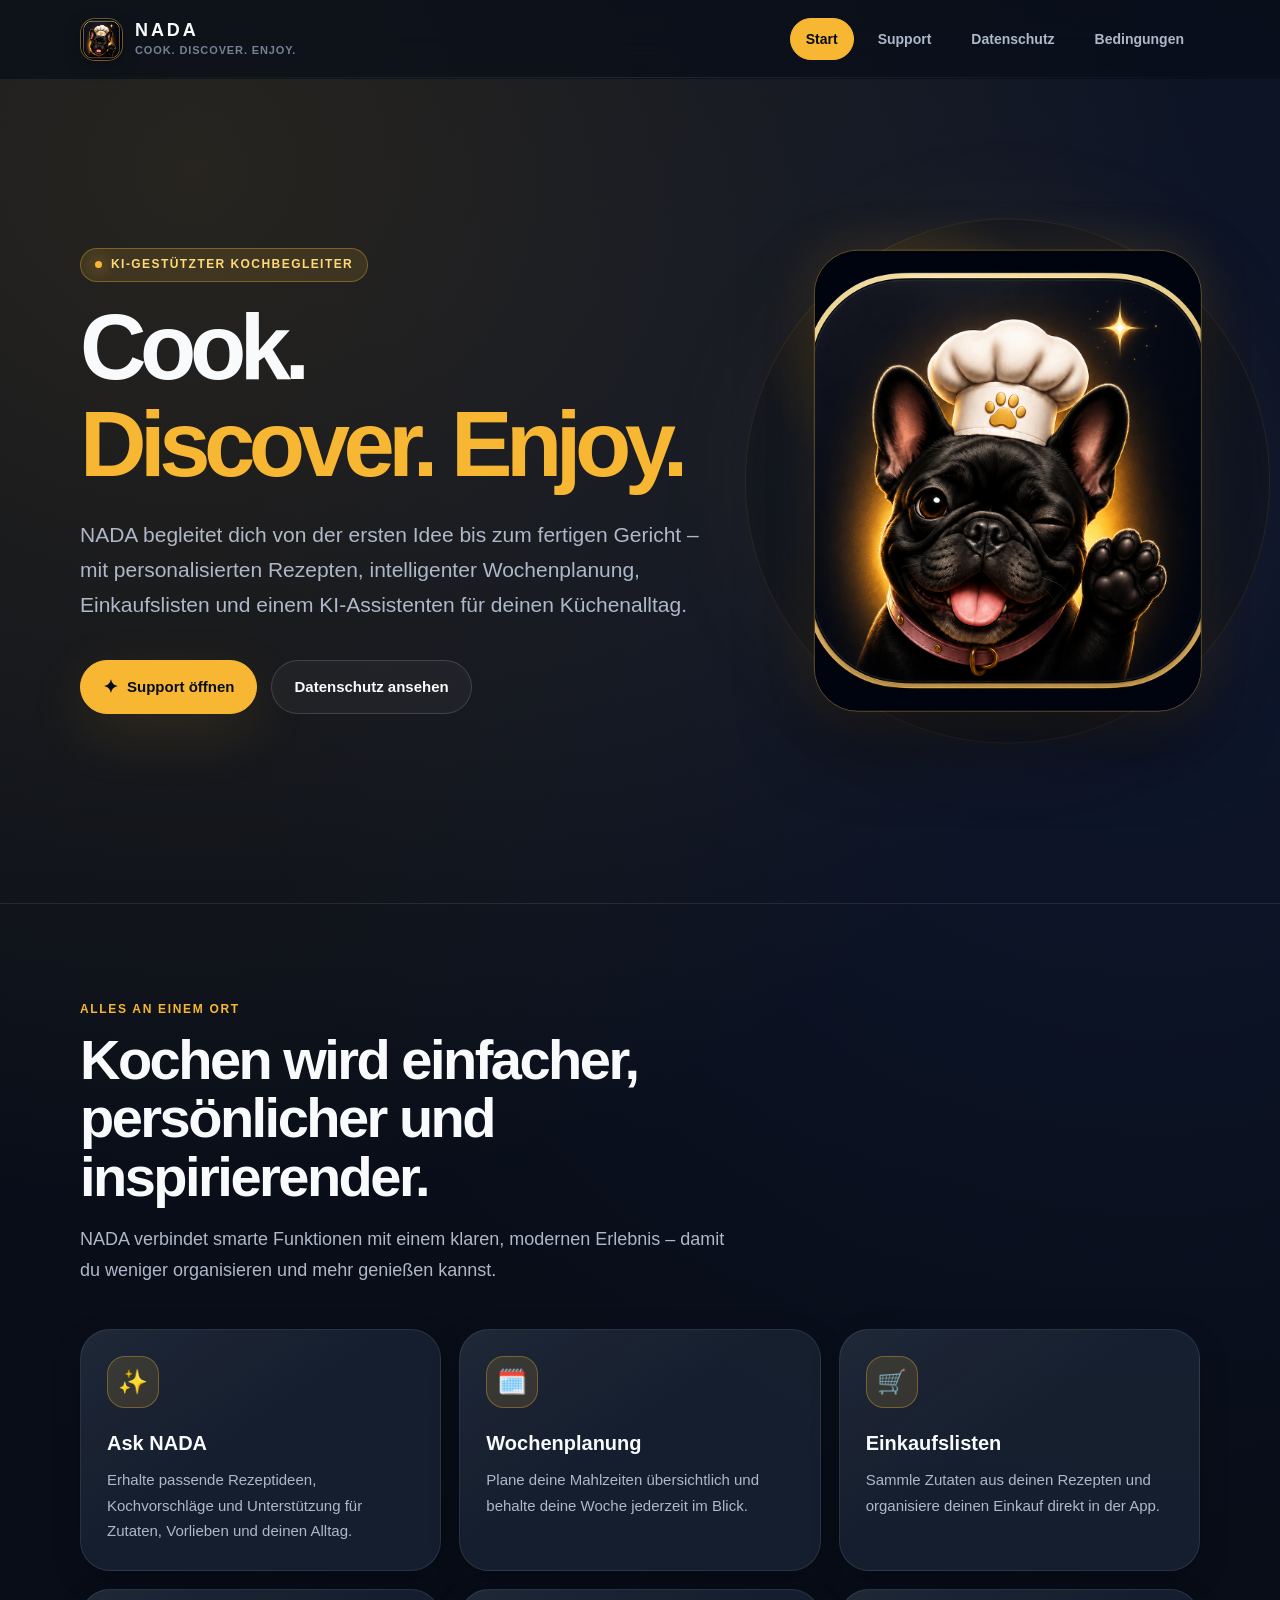
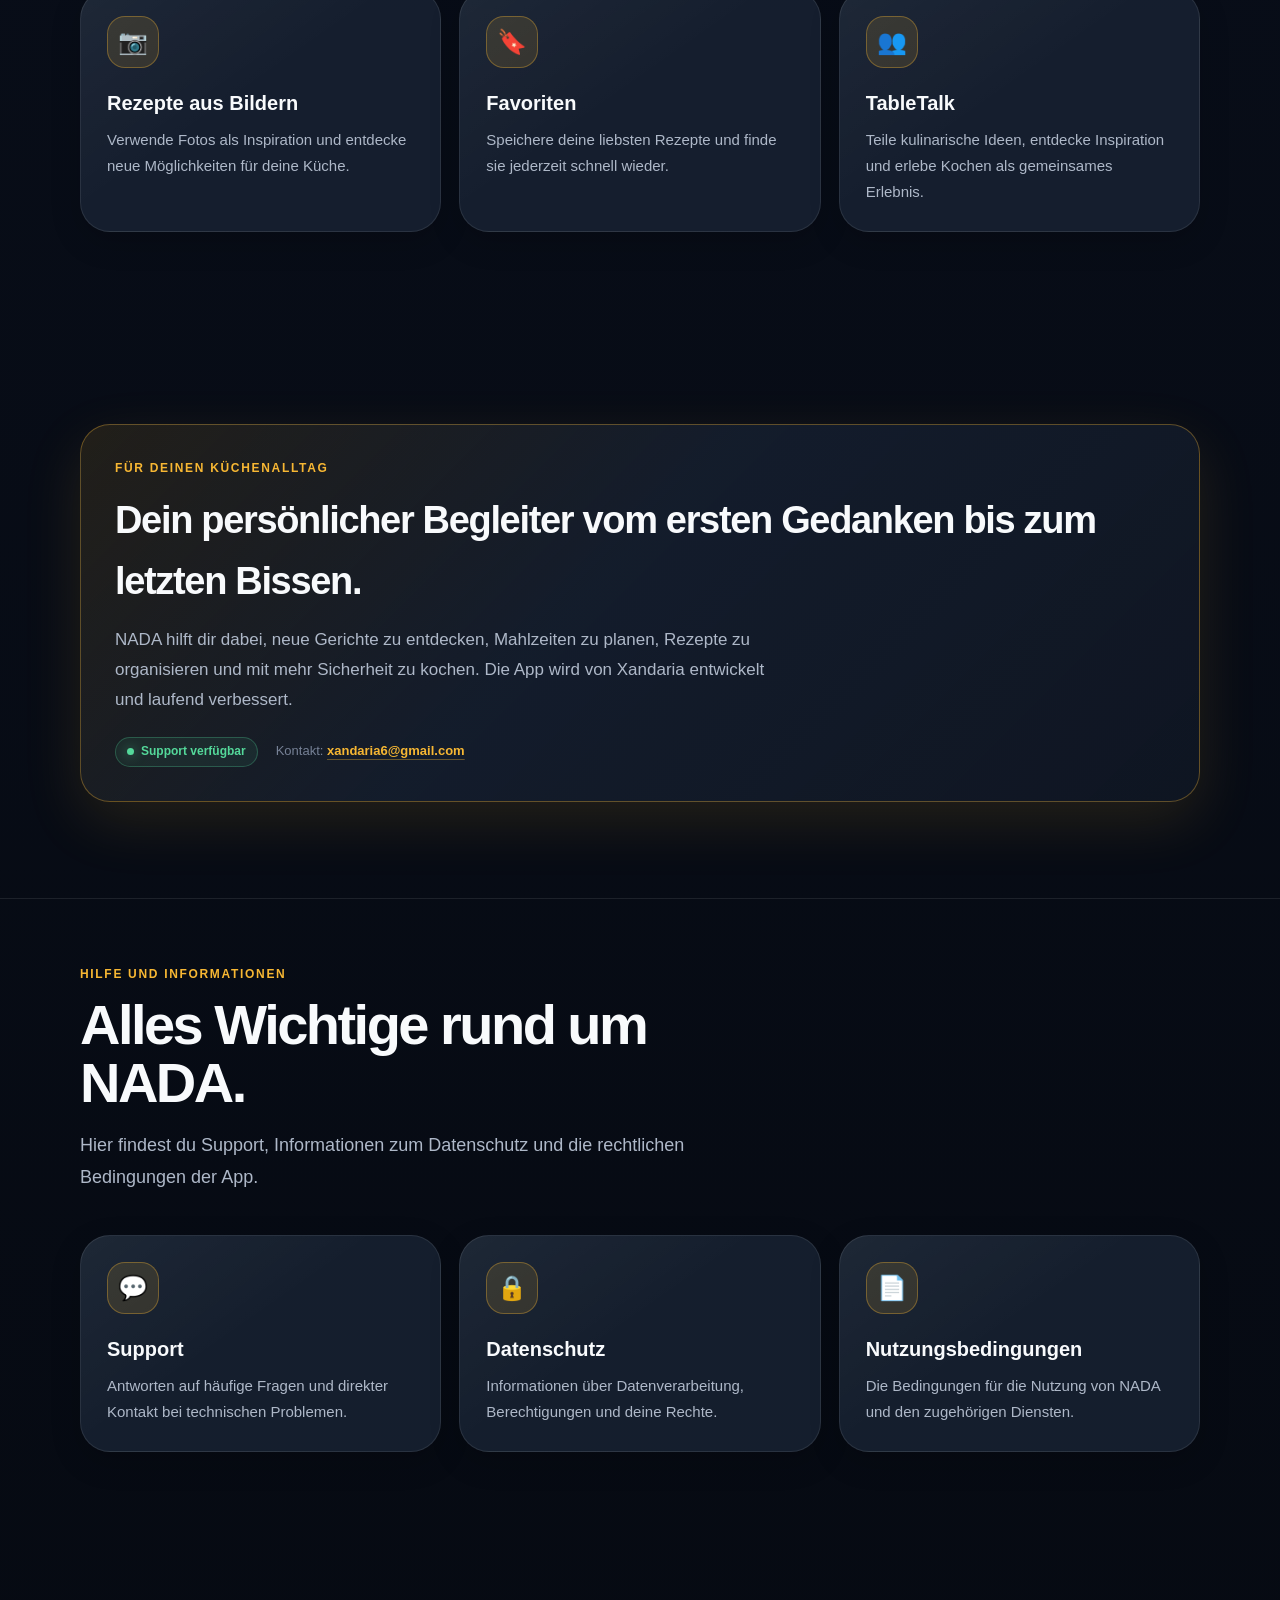
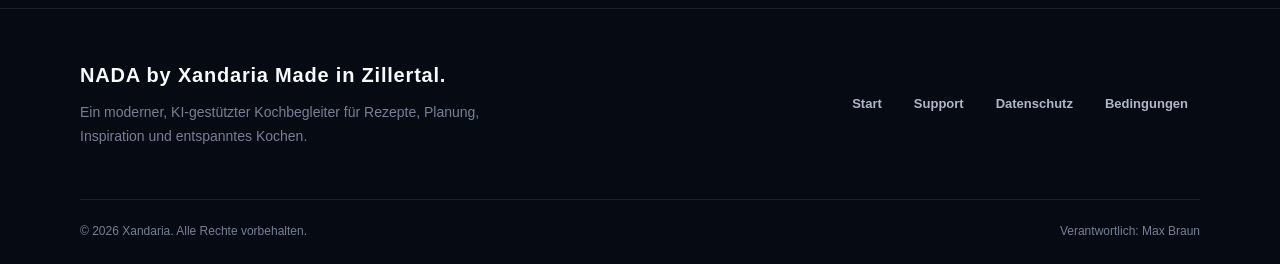
<file: index.html>
<!DOCTYPE html>
<html lang="de">
  <head>
    <meta charset="UTF-8" />

    <meta
      name="viewport"
      content="width=device-width, initial-scale=1"
    />

    <title>NADA – Cook. Discover. Enjoy.</title>

    <meta
      name="description"
      content="NADA ist dein KI-gestützter Kochbegleiter für personalisierte Rezepte, Wochenplanung, Einkaufslisten und entspanntes Kochen."
    />

    <meta name="theme-color" content="#080d18" />

    <!-- Browser- und iPhone-Icon -->
    <link
      rel="icon"
      type="image/png"
      href="assets/nada-logo.png"
    />

    <link
      rel="apple-touch-icon"
      href="assets/nada-logo.png"
    />

    <!-- Social Preview: WhatsApp, iMessage, Discord, Facebook -->
    <meta property="og:type" content="website" />

    <meta
      property="og:title"
      content="NADA – Cook. Discover. Enjoy."
    />

    <meta
      property="og:description"
      content="Dein KI-gestützter Kochbegleiter für Rezepte, Wochenplanung, Einkaufslisten und Ask NADA."
    />

    <meta
      property="og:image"
      content="https://xandaria-nada.github.io/nada-support/assets/nada-social-banner.png"
    />

    <meta
      property="og:image:alt"
      content="NADA Maskottchen mit Kochmütze"
    />

    <meta
      property="og:url"
      content="https://xandaria-nada.github.io/nada-support/"
    />

    <meta property="og:site_name" content="NADA" />

    <meta property="og:locale" content="de_DE" />

    <!-- Social Preview: X / Twitter -->
    <meta
      name="twitter:card"
      content="summary_large_image"
    />

    <meta
      name="twitter:title"
      content="NADA – Cook. Discover. Enjoy."
    />

    <meta
      name="twitter:description"
      content="Dein KI-gestützter Kochbegleiter für Rezepte, Planung, Einkaufslisten und Ask NADA."
    />

    <meta
      name="twitter:image"
      content="https://xandaria-nada.github.io/nada-support/assets/nada-social-banner.png"
    />

    <link rel="stylesheet" href="styles.css" />
  </head>

  <body>
    <a class="skip-link" href="#main-content">
      Zum Inhalt springen
    </a>

    <header class="site-header">
      <div class="site-shell navigation">
        <a
          class="brand"
          href="index.html"
          aria-label="NADA Startseite"
        >
          <span class="brand-mark">
            <img
              src="assets/nada-logo.png"
              alt="NADA Logo"
              class="brand-logo"
            />
          </span>

          <span class="brand-copy">
            <span class="brand-name">NADA</span>
            <span class="brand-tagline">
              Cook. Discover. Enjoy.
            </span>
          </span>
        </a>

        <nav
          class="navigation-links"
          aria-label="Hauptnavigation"
        >
          <a
            class="navigation-link active"
            href="index.html"
            aria-current="page"
          >
            Start
          </a>

          <a
            class="navigation-link"
            href="support.html"
          >
            Support
          </a>

          <a
            class="navigation-link"
            href="privacy.html"
          >
            Datenschutz
          </a>

          <a
            class="navigation-link"
            href="terms.html"
          >
            Bedingungen
          </a>
        </nav>

        <a
          class="mobile-menu"
          href="support.html"
          aria-label="Support öffnen"
        >
          ?
        </a>
      </div>
    </header>

    <main id="main-content">
      <section class="hero">
        <div class="site-shell hero-layout">
          <div class="hero-content">
            <div class="eyebrow">
              <span
                class="eyebrow-dot"
                aria-hidden="true"
              ></span>

              KI-gestützter Kochbegleiter
            </div>

            <h1 class="hero-title">
              Cook.
              <span class="accent">
                Discover. Enjoy.
              </span>
            </h1>

            <p class="hero-description">
              NADA begleitet dich von der ersten Idee
              bis zum fertigen Gericht – mit
              personalisierten Rezepten, intelligenter
              Wochenplanung, Einkaufslisten und einem
              KI-Assistenten für deinen Küchenalltag.
            </p>

            <div class="hero-actions">
              <a
                class="button button-primary"
                href="support.html"
              >
                <span
                  class="button-icon"
                  aria-hidden="true"
                >
                  ✦
                </span>

                Support öffnen
              </a>

              <a
                class="button button-secondary"
                href="privacy.html"
              >
                Datenschutz ansehen
              </a>
            </div>
          </div>

          <div class="hero-visual" aria-hidden="true">
  <div class="hero-orb"></div>

  <img
    class="hero-mascot"
    src="assets/nada-logo.png"
    alt=""
  />
        </div>
        </div>
      </section>

      <section class="section section-divider">
        <div class="site-shell">
          <div class="section-heading">
            <p class="section-kicker">
              Alles an einem Ort
            </p>

            <h2 class="section-title">
              Kochen wird einfacher, persönlicher
              und inspirierender.
            </h2>

            <p class="section-description">
              NADA verbindet smarte Funktionen mit
              einem klaren, modernen Erlebnis – damit
              du weniger organisieren und mehr genießen
              kannst.
            </p>
          </div>

          <div class="card-grid">
            <article class="card">
              <div
                class="card-icon"
                aria-hidden="true"
              >
                ✨
              </div>

              <h3 class="card-title">
                Ask NADA
              </h3>

              <p class="card-description">
                Erhalte passende Rezeptideen,
                Kochvorschläge und Unterstützung für
                Zutaten, Vorlieben und deinen Alltag.
              </p>
            </article>

            <article class="card">
              <div
                class="card-icon"
                aria-hidden="true"
              >
                🗓️
              </div>

              <h3 class="card-title">
                Wochenplanung
              </h3>

              <p class="card-description">
                Plane deine Mahlzeiten übersichtlich
                und behalte deine Woche jederzeit im
                Blick.
              </p>
            </article>

            <article class="card">
              <div
                class="card-icon"
                aria-hidden="true"
              >
                🛒
              </div>

              <h3 class="card-title">
                Einkaufslisten
              </h3>

              <p class="card-description">
                Sammle Zutaten aus deinen Rezepten und
                organisiere deinen Einkauf direkt in
                der App.
              </p>
            </article>

            <article class="card">
              <div
                class="card-icon"
                aria-hidden="true"
              >
                📷
              </div>

              <h3 class="card-title">
                Rezepte aus Bildern
              </h3>

              <p class="card-description">
                Verwende Fotos als Inspiration und
                entdecke neue Möglichkeiten für deine
                Küche.
              </p>
            </article>

            <article class="card">
              <div
                class="card-icon"
                aria-hidden="true"
              >
                🔖
              </div>

              <h3 class="card-title">
                Favoriten
              </h3>

              <p class="card-description">
                Speichere deine liebsten Rezepte und
                finde sie jederzeit schnell wieder.
              </p>
            </article>

            <article class="card">
              <div
                class="card-icon"
                aria-hidden="true"
              >
                👥
              </div>

              <h3 class="card-title">
                TableTalk
              </h3>

              <p class="card-description">
                Teile kulinarische Ideen, entdecke
                Inspiration und erlebe Kochen als
                gemeinsames Erlebnis.
              </p>
            </article>
          </div>
        </div>
      </section>

      <section class="section">
        <div class="site-shell">
          <div class="info-panel">
            <p class="section-kicker">
              Für deinen Küchenalltag
            </p>

            <h2 class="info-panel-title">
              Dein persönlicher Begleiter vom ersten
              Gedanken bis zum letzten Bissen.
            </h2>

            <p class="info-panel-text">
              NADA hilft dir dabei, neue Gerichte zu
              entdecken, Mahlzeiten zu planen, Rezepte
              zu organisieren und mit mehr Sicherheit
              zu kochen. Die App wird von Xandaria
              entwickelt und laufend verbessert.
            </p>

            <div class="meta-row">
              <span class="status-pill">
                <span
                  class="status-dot"
                  aria-hidden="true"
                ></span>

                Support verfügbar
              </span>

              <span>
                Kontakt:
                <a
                  class="text-link"
                  href="mailto:xandaria6@gmail.com"
                >
                  xandaria6@gmail.com
                </a>
              </span>
            </div>
          </div>
        </div>
      </section>

      <section class="section-compact section-divider">
        <div class="site-shell">
          <div class="section-heading">
            <p class="section-kicker">
              Hilfe und Informationen
            </p>

            <h2 class="section-title">
              Alles Wichtige rund um NADA.
            </h2>

            <p class="section-description">
              Hier findest du Support, Informationen
              zum Datenschutz und die rechtlichen
              Bedingungen der App.
            </p>
          </div>

          <div class="card-grid">
            <a
              class="card"
              href="support.html"
            >
              <div
                class="card-icon"
                aria-hidden="true"
              >
                💬
              </div>

              <h3 class="card-title">
                Support
              </h3>

              <p class="card-description">
                Antworten auf häufige Fragen und direkter
                Kontakt bei technischen Problemen.
              </p>
            </a>

            <a
              class="card"
              href="privacy.html"
            >
              <div
                class="card-icon"
                aria-hidden="true"
              >
                🔒
              </div>

              <h3 class="card-title">
                Datenschutz
              </h3>

              <p class="card-description">
                Informationen über Datenverarbeitung,
                Berechtigungen und deine Rechte.
              </p>
            </a>

            <a
              class="card"
              href="terms.html"
            >
              <div
                class="card-icon"
                aria-hidden="true"
              >
                📄
              </div>

              <h3 class="card-title">
                Nutzungsbedingungen
              </h3>

              <p class="card-description">
                Die Bedingungen für die Nutzung von
                NADA und den zugehörigen Diensten.
              </p>
            </a>
          </div>
        </div>
      </section>
    </main>

    <footer class="site-footer">
      <div class="site-shell footer-inner">
        <div class="footer-brand">
          <p class="footer-title">
            NADA by Xandaria Made in Zillertal.
          </p>

          <p class="footer-description">
            Ein moderner, KI-gestützter Kochbegleiter
            für Rezepte, Planung, Inspiration und
            entspanntes Kochen.
          </p>
        </div>

        <nav
          class="footer-links"
          aria-label="Fußnavigation"
        >
          <a
            class="footer-link"
            href="index.html"
          >
            Start
          </a>

          <a
            class="footer-link"
            href="support.html"
          >
            Support
          </a>

          <a
            class="footer-link"
            href="privacy.html"
          >
            Datenschutz
          </a>

          <a
            class="footer-link"
            href="terms.html"
          >
            Bedingungen
          </a>
        </nav>
      </div>

      <div class="site-shell footer-bottom">
        <p>
          © 2026 Xandaria. Alle Rechte vorbehalten.
        </p>

        <p>
          Verantwortlich: Max Braun
        </p>
      </div>
    </footer>
  </body>
</html>
</file>
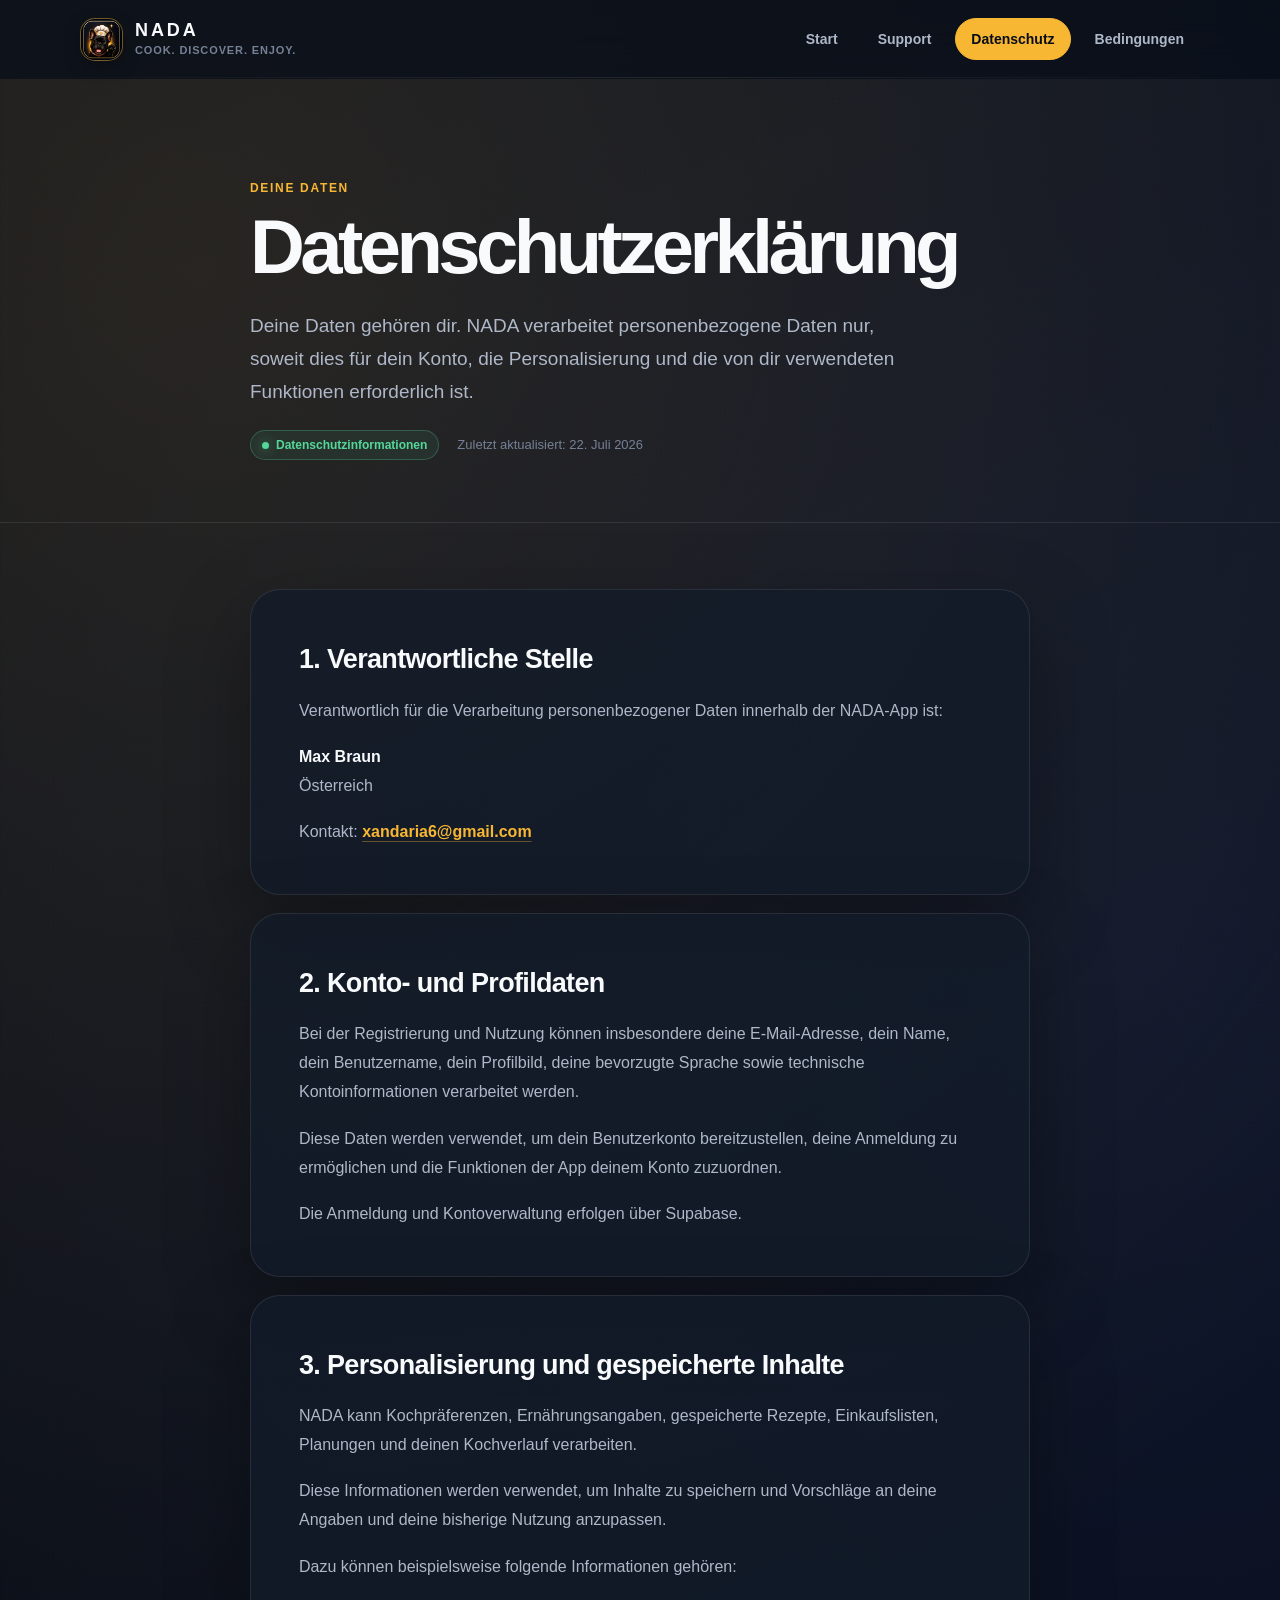
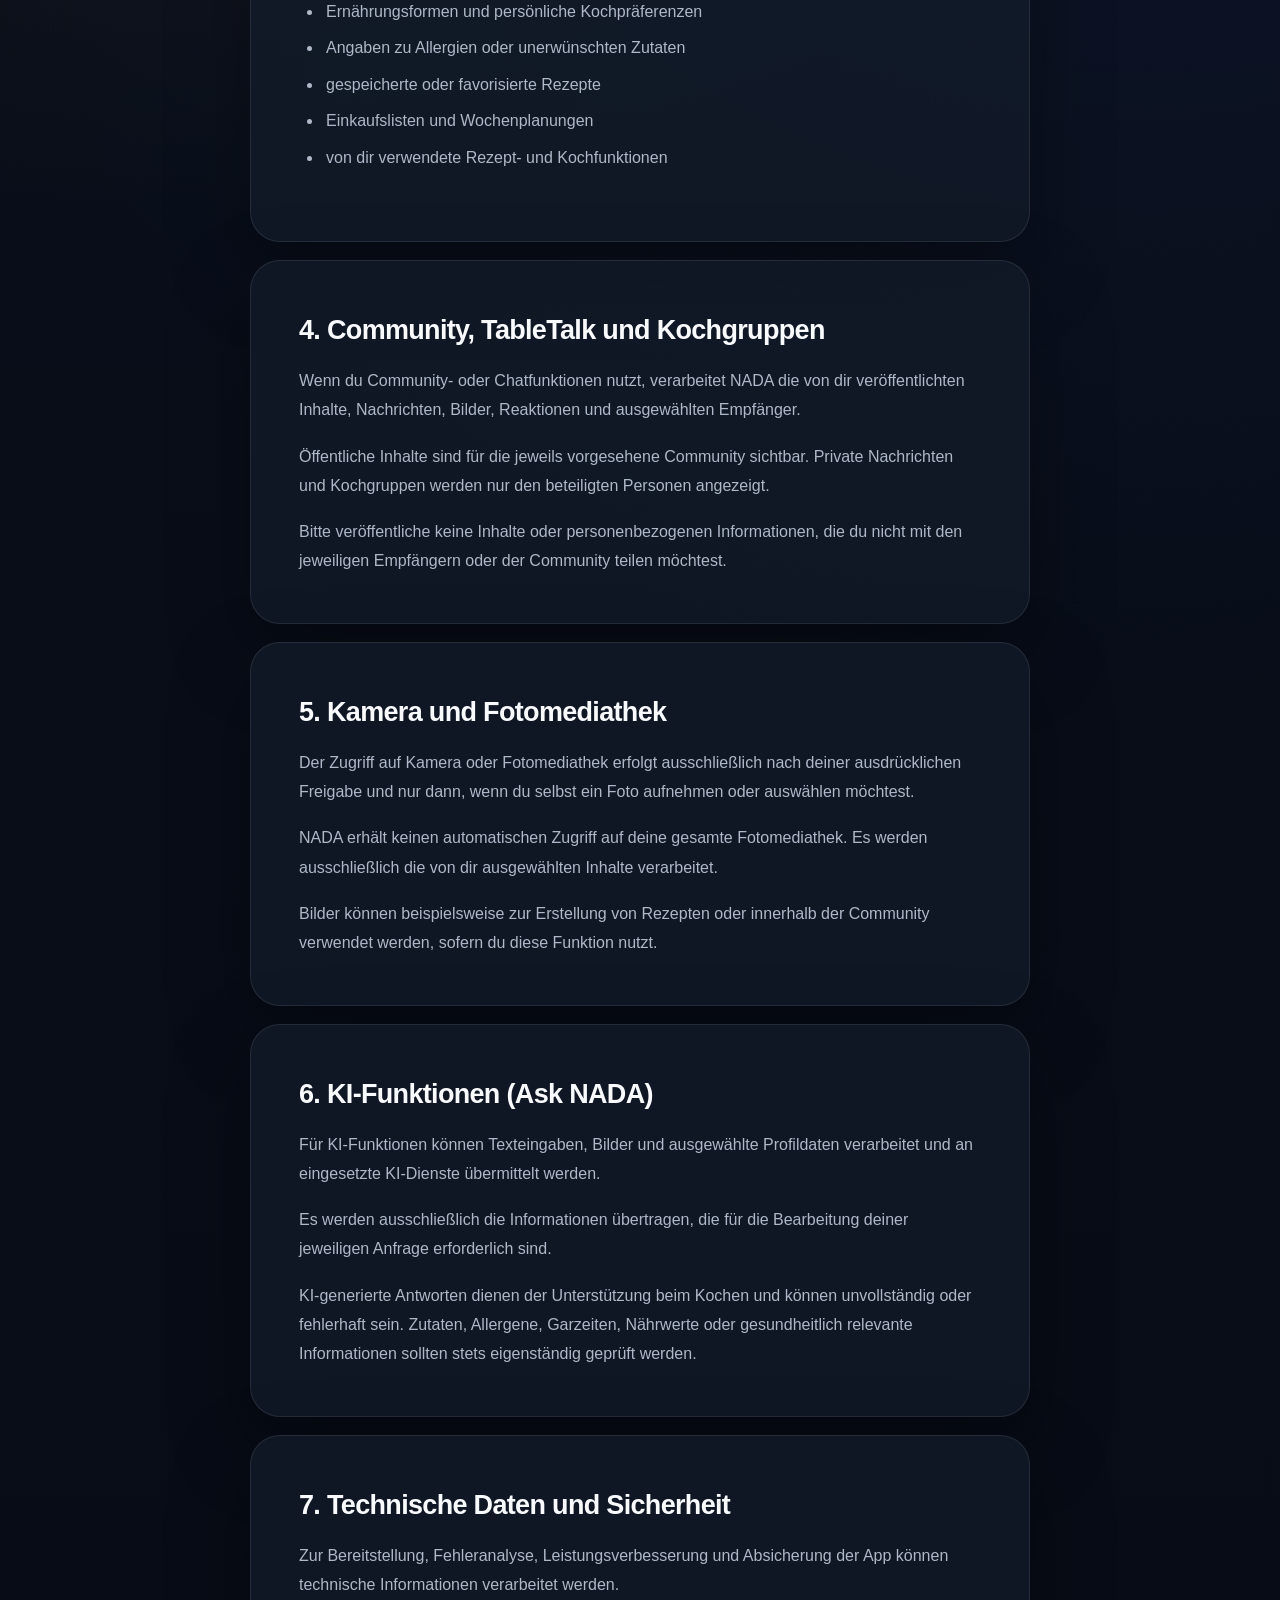
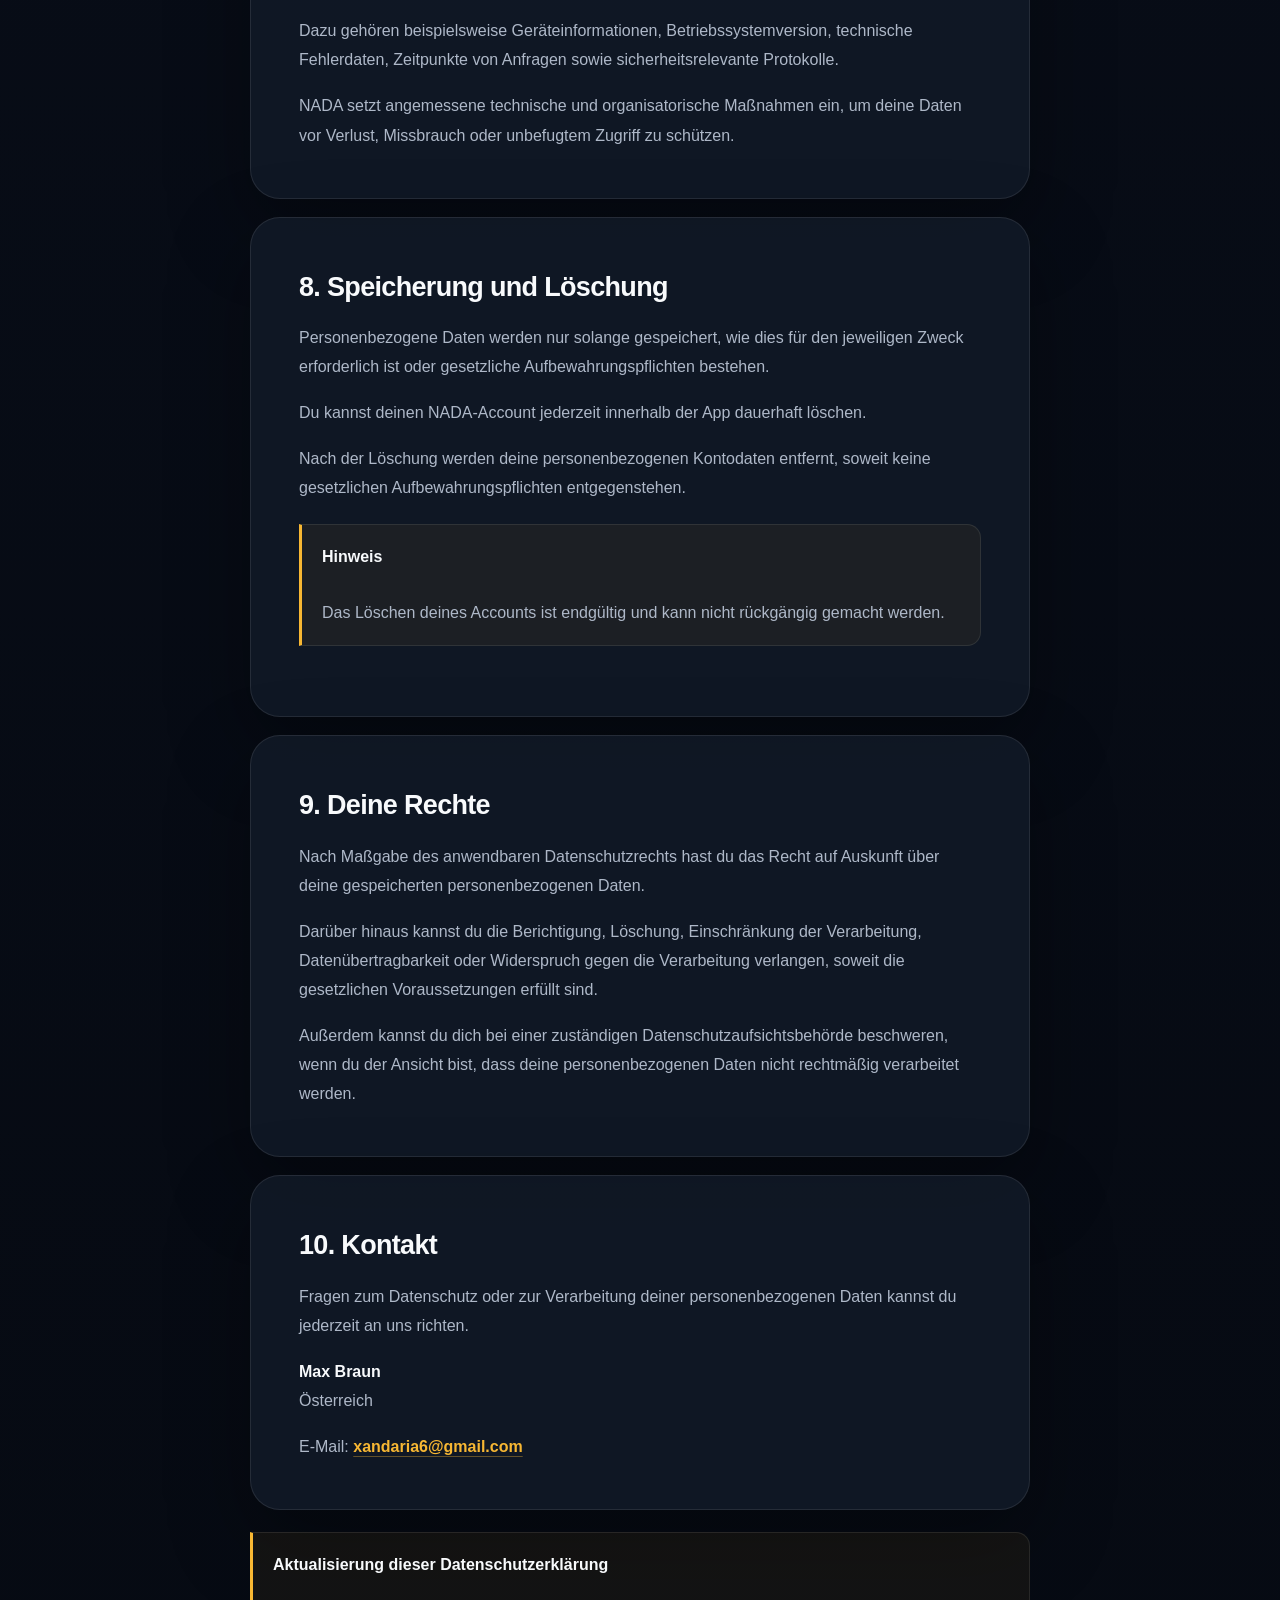
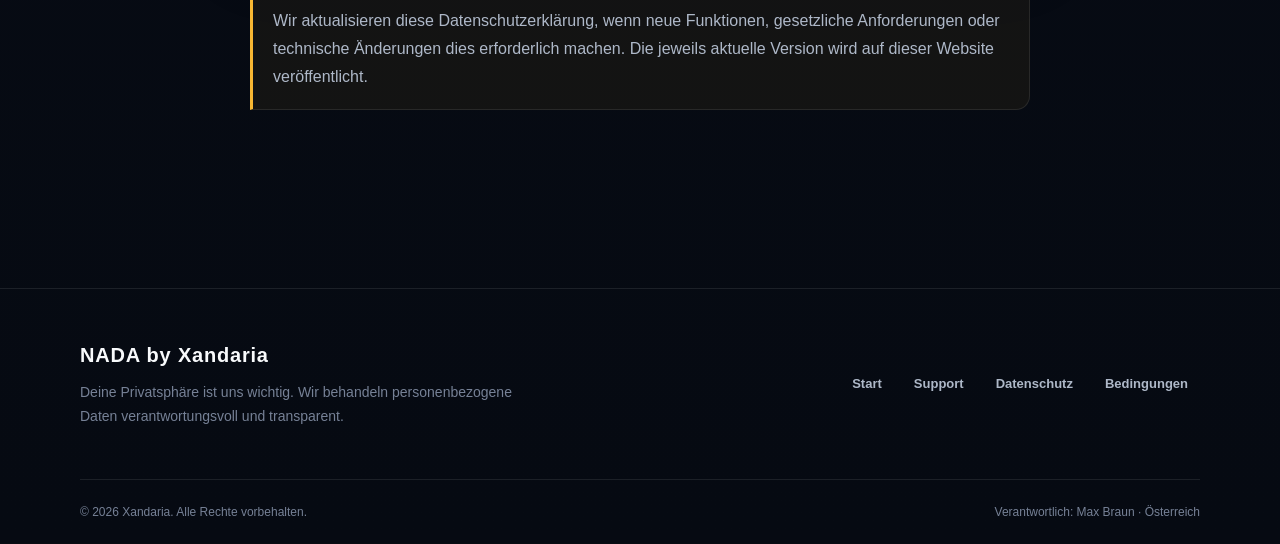
<file: privacy.html>
<!DOCTYPE html>
<html lang="de">
  <head>
    <meta charset="UTF-8" />

    <meta
      name="viewport"
      content="width=device-width, initial-scale=1"
    />

    <meta
      name="description"
      content="Datenschutzerklärung der NADA Koch-App von Xandaria. Informationen zu Kontodaten, Personalisierung, Community-Funktionen, Kamera, KI-Diensten und deinen Datenschutzrechten."
    />

    <meta name="theme-color" content="#080d18" />

    <title>Datenschutzerklärung – NADA</title>

    <link rel="stylesheet" href="styles.css" />
  </head>

  <body>
    <a class="skip-link" href="#main-content">
      Zum Inhalt springen
    </a>

    <header class="site-header">
      <div class="site-shell navigation">
        <a
          class="brand"
          href="index.html"
          aria-label="NADA Startseite"
        >
         <span class="brand-mark">
            <img
              src="assets/nada-logo.png"
              alt="NADA Logo"
              class="brand-logo"
            />
          </span>

          <span class="brand-copy">
            <span class="brand-name">
              NADA
            </span>

            <span class="brand-tagline">
              Cook. Discover. Enjoy.
            </span>
          </span>
        </a>

        <nav
          class="navigation-links"
          aria-label="Hauptnavigation"
        >
          <a
            class="navigation-link"
            href="index.html"
          >
            Start
          </a>

          <a
            class="navigation-link"
            href="support.html"
          >
            Support
          </a>

          <a
            class="navigation-link active"
            href="privacy.html"
            aria-current="page"
          >
            Datenschutz
          </a>

          <a
            class="navigation-link"
            href="terms.html"
          >
            Bedingungen
          </a>
        </nav>

        <a
          class="mobile-menu"
          href="index.html"
          aria-label="Zur Startseite"
        >
          ←
        </a>
      </div>
    </header>

    <main id="main-content">
      <section class="page-hero">
        <div class="reading-shell">
          <div class="page-hero-inner">
            <p class="section-kicker">
              Deine Daten
            </p>

            <h1 class="page-title">
              Datenschutzerklärung
            </h1>

            <p class="page-description">
              Deine Daten gehören dir. NADA verarbeitet
              personenbezogene Daten nur, soweit dies
              für dein Konto, die Personalisierung und
              die von dir verwendeten Funktionen
              erforderlich ist.
            </p>

            <div class="meta-row">
              <span class="status-pill">
                <span
                  class="status-dot"
                  aria-hidden="true"
                ></span>

                Datenschutzinformationen
              </span>

              <span>
                Zuletzt aktualisiert:
                22. Juli 2026
              </span>
            </div>
          </div>
        </div>
      </section>

      <section class="section-compact section-divider">
        <div class="reading-shell">
          <div class="content-card">
            <h2>
              1. Verantwortliche Stelle
            </h2>

            <p>
              Verantwortlich für die Verarbeitung
              personenbezogener Daten innerhalb der
              NADA-App ist:
            </p>

            <p>
              <strong>Max Braun</strong><br />
              Österreich
            </p>

            <p>
              Kontakt:
              <a
                class="text-link"
                href="mailto:xandaria6@gmail.com"
              >
                xandaria6@gmail.com
              </a>
            </p>
          </div>

          <div class="content-card">
            <h2>
              2. Konto- und Profildaten
            </h2>

            <p>
              Bei der Registrierung und Nutzung können
              insbesondere deine E-Mail-Adresse, dein
              Name, dein Benutzername, dein Profilbild,
              deine bevorzugte Sprache sowie technische
              Kontoinformationen verarbeitet werden.
            </p>

            <p>
              Diese Daten werden verwendet, um dein
              Benutzerkonto bereitzustellen, deine
              Anmeldung zu ermöglichen und die
              Funktionen der App deinem Konto
              zuzuordnen.
            </p>

            <p>
              Die Anmeldung und Kontoverwaltung erfolgen
              über Supabase.
            </p>
          </div>

          <div class="content-card">
            <h2>
              3. Personalisierung und gespeicherte Inhalte
            </h2>

            <p>
              NADA kann Kochpräferenzen,
              Ernährungsangaben, gespeicherte Rezepte,
              Einkaufslisten, Planungen und deinen
              Kochverlauf verarbeiten.
            </p>

            <p>
              Diese Informationen werden verwendet, um
              Inhalte zu speichern und Vorschläge an
              deine Angaben und deine bisherige Nutzung
              anzupassen.
            </p>

            <p>
              Dazu können beispielsweise folgende
              Informationen gehören:
            </p>

            <ul>
              <li>
                Ernährungsformen und persönliche
                Kochpräferenzen
              </li>

              <li>
                Angaben zu Allergien oder unerwünschten
                Zutaten
              </li>

              <li>
                gespeicherte oder favorisierte Rezepte
              </li>

              <li>
                Einkaufslisten und Wochenplanungen
              </li>

              <li>
                von dir verwendete Rezept- und
                Kochfunktionen
              </li>
            </ul>
          </div>

          <div class="content-card">
            <h2>
              4. Community, TableTalk und Kochgruppen
            </h2>

            <p>
              Wenn du Community- oder Chatfunktionen
              nutzt, verarbeitet NADA die von dir
              veröffentlichten Inhalte, Nachrichten,
              Bilder, Reaktionen und ausgewählten
              Empfänger.
            </p>

            <p>
              Öffentliche Inhalte sind für die jeweils
              vorgesehene Community sichtbar. Private
              Nachrichten und Kochgruppen werden nur den
              beteiligten Personen angezeigt.
            </p>

            <p>
              Bitte veröffentliche keine Inhalte oder
              personenbezogenen Informationen, die du
              nicht mit den jeweiligen Empfängern oder
              der Community teilen möchtest.
            </p>
          </div>
                    <div class="content-card">
            <h2>
              5. Kamera und Fotomediathek
            </h2>

            <p>
              Der Zugriff auf Kamera oder Fotomediathek
              erfolgt ausschließlich nach deiner
              ausdrücklichen Freigabe und nur dann,
              wenn du selbst ein Foto aufnehmen oder
              auswählen möchtest.
            </p>

            <p>
              NADA erhält keinen automatischen Zugriff
              auf deine gesamte Fotomediathek.
              Es werden ausschließlich die von dir
              ausgewählten Inhalte verarbeitet.
            </p>

            <p>
              Bilder können beispielsweise zur
              Erstellung von Rezepten oder innerhalb
              der Community verwendet werden,
              sofern du diese Funktion nutzt.
            </p>
          </div>

          <div class="content-card">
            <h2>
              6. KI-Funktionen (Ask NADA)
            </h2>

            <p>
              Für KI-Funktionen können Texteingaben,
              Bilder und ausgewählte Profildaten
              verarbeitet und an eingesetzte
              KI-Dienste übermittelt werden.
            </p>

            <p>
              Es werden ausschließlich die
              Informationen übertragen,
              die für die Bearbeitung deiner
              jeweiligen Anfrage erforderlich sind.
            </p>

            <p>
              KI-generierte Antworten dienen der
              Unterstützung beim Kochen und können
              unvollständig oder fehlerhaft sein.
              Zutaten, Allergene, Garzeiten,
              Nährwerte oder gesundheitlich
              relevante Informationen sollten
              stets eigenständig geprüft werden.
            </p>
          </div>

          <div class="content-card">
            <h2>
              7. Technische Daten und Sicherheit
            </h2>

            <p>
              Zur Bereitstellung, Fehleranalyse,
              Leistungsverbesserung und Absicherung
              der App können technische Informationen
              verarbeitet werden.
            </p>

            <p>
              Dazu gehören beispielsweise
              Geräteinformationen,
              Betriebssystemversion,
              technische Fehlerdaten,
              Zeitpunkte von Anfragen sowie
              sicherheitsrelevante Protokolle.
            </p>

            <p>
              NADA setzt angemessene technische
              und organisatorische Maßnahmen ein,
              um deine Daten vor Verlust,
              Missbrauch oder unbefugtem Zugriff
              zu schützen.
            </p>
          </div>

          <div class="content-card">
            <h2>
              8. Speicherung und Löschung
            </h2>

            <p>
              Personenbezogene Daten werden nur
              solange gespeichert,
              wie dies für den jeweiligen Zweck
              erforderlich ist oder gesetzliche
              Aufbewahrungspflichten bestehen.
            </p>

            <p>
              Du kannst deinen NADA-Account
              jederzeit innerhalb der App
              dauerhaft löschen.
            </p>

            <p>
              Nach der Löschung werden deine
              personenbezogenen Kontodaten
              entfernt, soweit keine gesetzlichen
              Aufbewahrungspflichten entgegenstehen.
            </p>

            <div class="notice">

              <strong>
                Hinweis
              </strong>

              <br><br>

              Das Löschen deines Accounts
              ist endgültig und kann nicht
              rückgängig gemacht werden.

            </div>

          </div>
                    <div class="content-card">
            <h2>
              9. Deine Rechte
            </h2>

            <p>
              Nach Maßgabe des anwendbaren
              Datenschutzrechts hast du das Recht auf
              Auskunft über deine gespeicherten
              personenbezogenen Daten.
            </p>

            <p>
              Darüber hinaus kannst du die
              Berichtigung, Löschung,
              Einschränkung der Verarbeitung,
              Datenübertragbarkeit oder Widerspruch
              gegen die Verarbeitung verlangen,
              soweit die gesetzlichen
              Voraussetzungen erfüllt sind.
            </p>

            <p>
              Außerdem kannst du dich bei einer
              zuständigen Datenschutzaufsichtsbehörde
              beschweren, wenn du der Ansicht bist,
              dass deine personenbezogenen Daten
              nicht rechtmäßig verarbeitet werden.
            </p>
          </div>

          <div class="content-card">
            <h2>
              10. Kontakt
            </h2>

            <p>
              Fragen zum Datenschutz oder zur
              Verarbeitung deiner personenbezogenen
              Daten kannst du jederzeit an uns
              richten.
            </p>

            <p>

              <strong>Max Braun</strong><br>
              Österreich

            </p>

            <p>

              E-Mail:

              <a
                class="text-link"
                href="mailto:xandaria6@gmail.com"
              >
                xandaria6@gmail.com
              </a>

            </p>

          </div>

          <div class="notice">

            <strong>
              Aktualisierung dieser Datenschutzerklärung
            </strong>

            <br><br>

            Wir aktualisieren diese
            Datenschutzerklärung,
            wenn neue Funktionen,
            gesetzliche Anforderungen
            oder technische Änderungen
            dies erforderlich machen.

            Die jeweils aktuelle Version
            wird auf dieser Website veröffentlicht.

          </div>

        </div>
      </section>

    </main>

    <footer class="site-footer">

      <div class="site-shell footer-inner">

        <div class="footer-brand">

          <p class="footer-title">

            NADA by Xandaria

          </p>

          <p class="footer-description">

            Deine Privatsphäre ist uns wichtig.
            Wir behandeln personenbezogene Daten
            verantwortungsvoll und transparent.

          </p>

        </div>

        <nav
          class="footer-links"
          aria-label="Footer Navigation"
        >

          <a
            class="footer-link"
            href="index.html"
          >
            Start
          </a>

          <a
            class="footer-link"
            href="support.html"
          >
            Support
          </a>

          <a
            class="footer-link"
            href="privacy.html"
          >
            Datenschutz
          </a>

          <a
            class="footer-link"
            href="terms.html"
          >
            Bedingungen
          </a>

        </nav>

      </div>

      <div class="site-shell footer-bottom">

        <p>

          © 2026 Xandaria.
          Alle Rechte vorbehalten.

        </p>

        <p>

          Verantwortlich:
          Max Braun · Österreich

        </p>

      </div>

    </footer>

  </body>
</html>
</file>
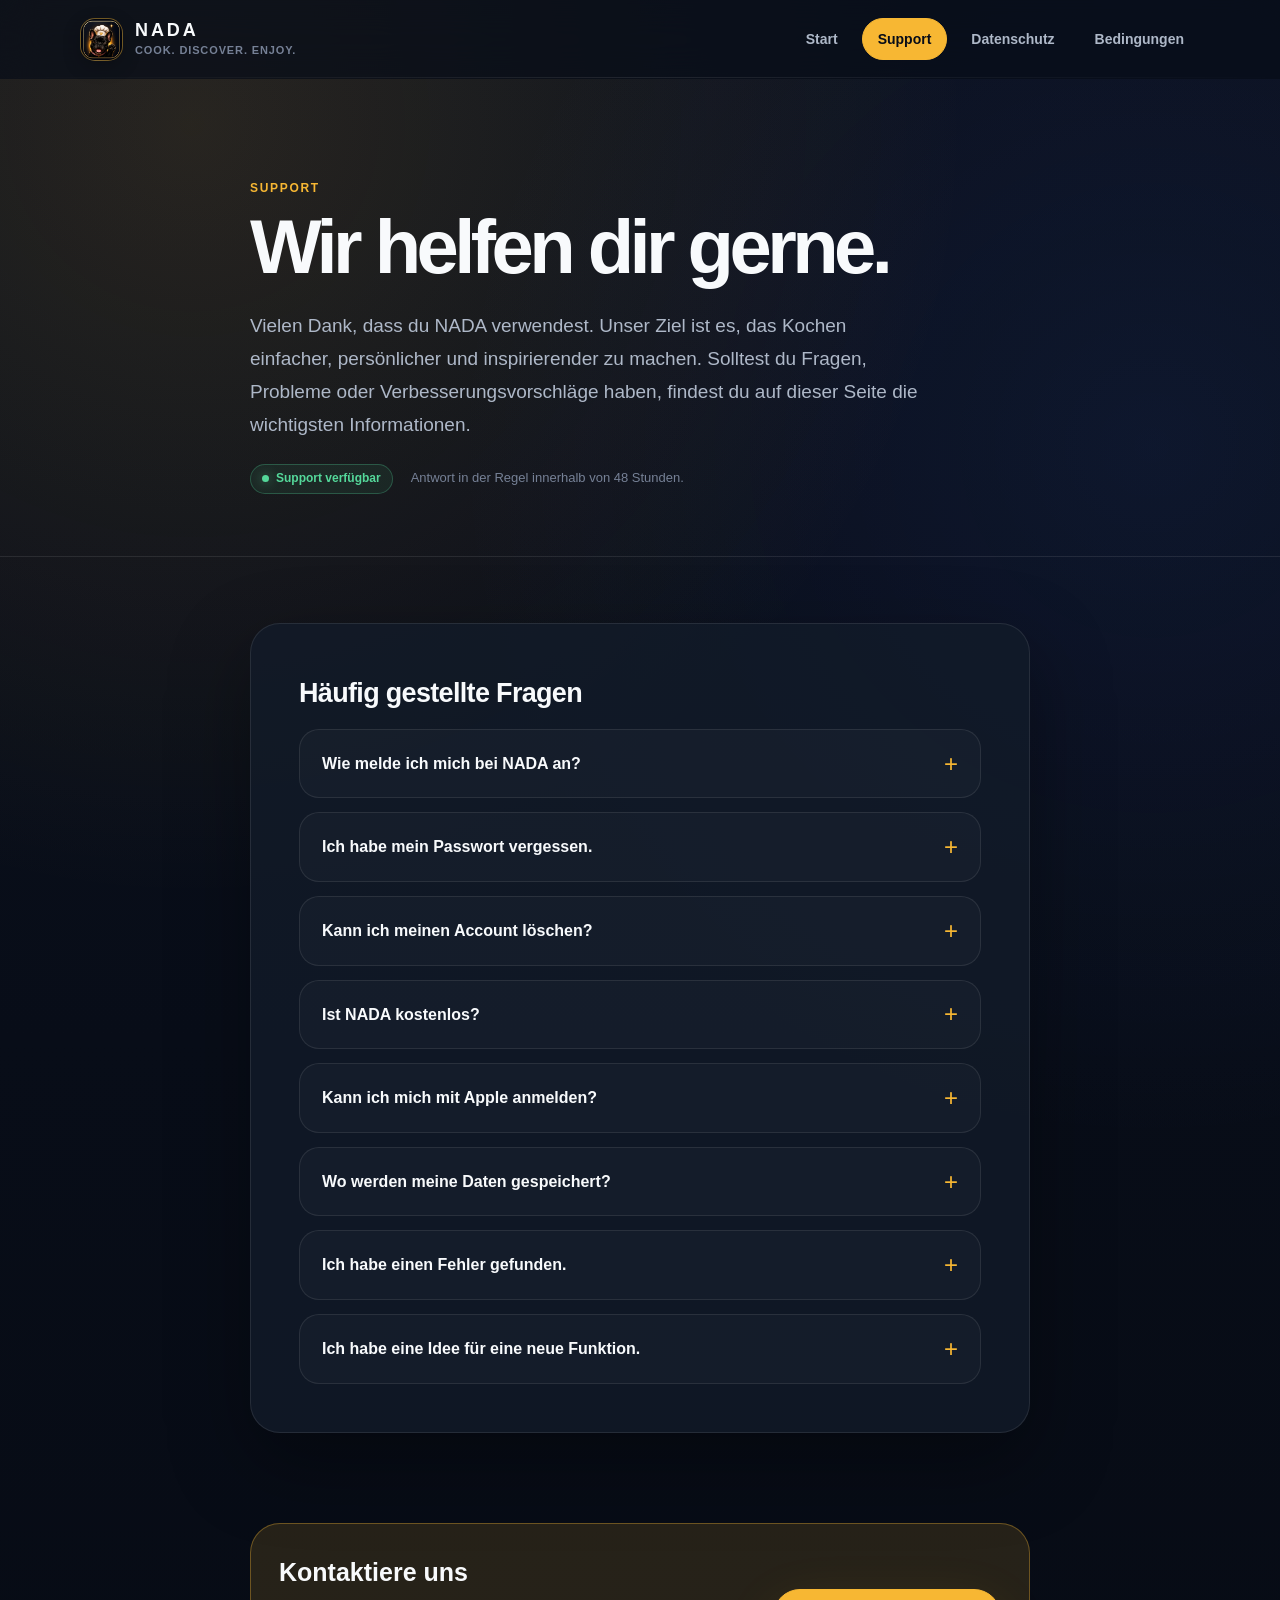
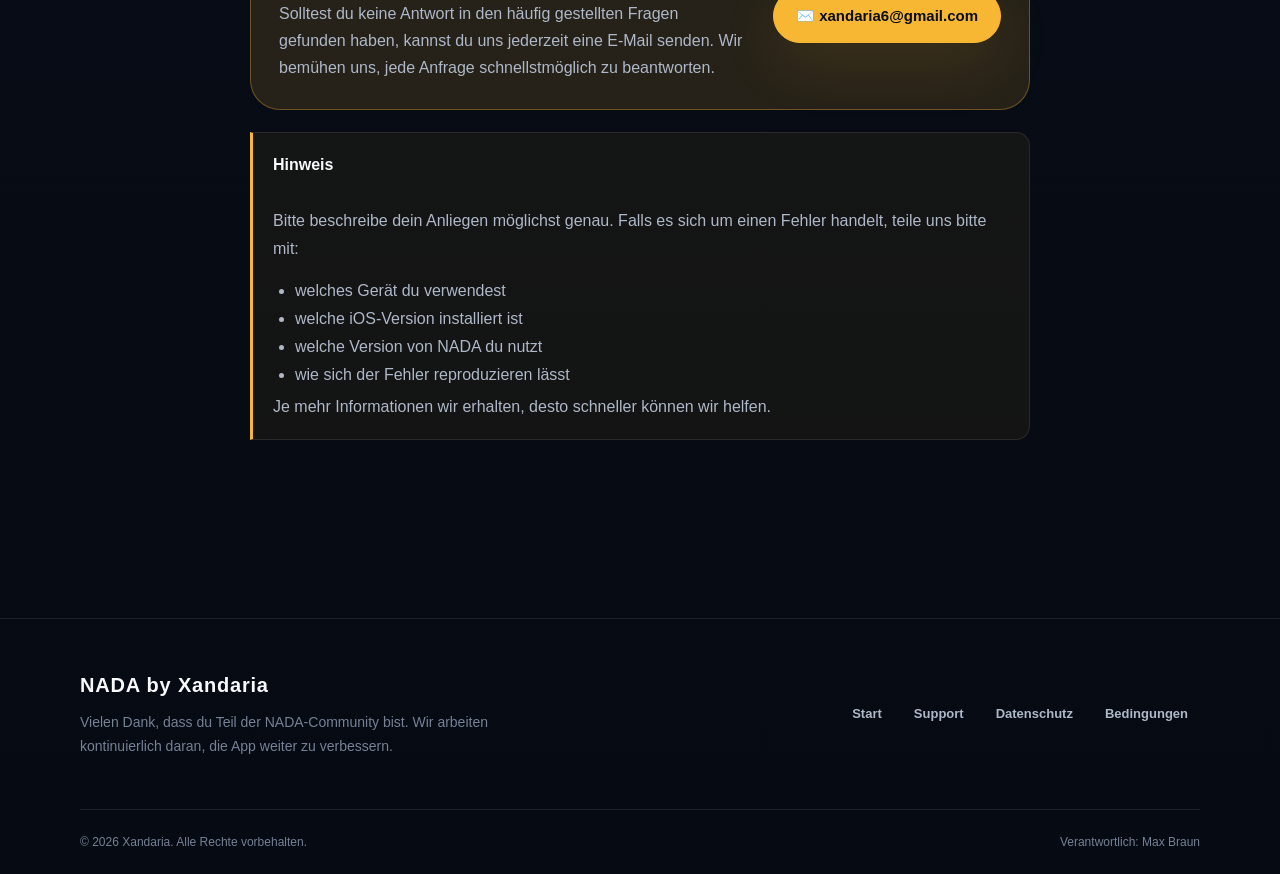
<file: support.html>
<!DOCTYPE html>
<html lang="de">
<head>
    <meta charset="UTF-8">
    <meta name="viewport" content="width=device-width, initial-scale=1.0">

    <title>NADA Support</title>

    <meta
        name="description"
        content="Offizielle Support-Seite der NADA Koch-App. Hier findest du Hilfe, Antworten auf häufige Fragen und Kontaktmöglichkeiten."
    >

    <link rel="stylesheet" href="styles.css">
</head>

<body>

<a class="skip-link" href="#main-content">
    Zum Inhalt springen
</a>

<header class="site-header">
    <div class="site-shell navigation">

        <a
            class="brand"
            href="index.html"
            aria-label="NADA Startseite"
        >
           <span class="brand-mark">
                <img
                src="assets/nada-logo.png"
                alt="NADA Logo"
                class="brand-logo"
                />
            </span>

            <span class="brand-copy">
                <span class="brand-name">
                    NADA
                </span>

                <span class="brand-tagline">
                    Cook. Discover. Enjoy.
                </span>
            </span>
        </a>

        <nav
            class="navigation-links"
            aria-label="Navigation"
        >

            <a
                class="navigation-link"
                href="index.html"
            >
                Start
            </a>

            <a
                class="navigation-link active"
                href="support.html"
            >
                Support
            </a>

            <a
                class="navigation-link"
                href="privacy.html"
            >
                Datenschutz
            </a>

            <a
                class="navigation-link"
                href="terms.html"
            >
                Bedingungen
            </a>

        </nav>

        <a
            class="mobile-menu"
            href="index.html"
            aria-label="Startseite"
        >
            ←
        </a>

    </div>
</header>

<main id="main-content">

<section class="page-hero">

<div class="reading-shell">

<div class="page-hero-inner">

<p class="section-kicker">
SUPPORT
</p>

<h1 class="page-title">
Wir helfen dir gerne.
</h1>

<p class="page-description">

Vielen Dank, dass du NADA verwendest.

Unser Ziel ist es, das Kochen einfacher,
persönlicher und inspirierender zu machen.

Solltest du Fragen, Probleme oder
Verbesserungsvorschläge haben,
findest du auf dieser Seite die wichtigsten
Informationen.

</p>

<div class="meta-row">

<span class="status-pill">

<span
class="status-dot"
aria-hidden="true"
></span>

Support verfügbar

</span>

<span>

Antwort in der Regel innerhalb von
48 Stunden.

</span>

</div>

</div>

</div>

</section>

<section class="section-compact section-divider">

<div class="reading-shell">

<div class="content-card">

<h2>
Häufig gestellte Fragen
</h2>

<div class="faq-list">

<details class="faq-item">

<summary>

Wie melde ich mich bei NADA an?

</summary>

<div class="faq-content">

Du kannst dich entweder mit deiner
E-Mail-Adresse oder mit
"Mit Apple anmelden"
registrieren.

Beide Anmeldemethoden führen zum
gleichen Funktionsumfang.

</div>

</details>

<details class="faq-item">

<summary>

Ich habe mein Passwort vergessen.

</summary>

<div class="faq-content">

Auf dem Login-Bildschirm findest du
die Funktion zum Zurücksetzen
deines Passworts.

Anschließend erhältst du eine E-Mail,
über die du ein neues Passwort
vergeben kannst.

</div>

</details>

<details class="faq-item">

<summary>

Kann ich meinen Account löschen?

</summary>

<div class="faq-content">

Ja.

Du kannst deinen Account jederzeit
direkt innerhalb der App löschen.

Dabei werden dein Benutzerkonto
und die zugehörigen Daten dauerhaft
entfernt.

</div>

</details>

<details class="faq-item">

<summary>

Ist NADA kostenlos?

</summary>

<div class="faq-content">

Die verfügbaren Funktionen können sich
je nach Version der App ändern.

Informationen zu kostenpflichtigen
Funktionen findest du direkt innerhalb
der App.

</div>

</details>
<details class="faq-item">

<summary>

Kann ich mich mit Apple anmelden?

</summary>

<div class="faq-content">

Ja.

NADA unterstützt "Mit Apple anmelden"
vollständig.

Wenn du Apple Login verwendest,
werden nur die von Apple
freigegebenen Informationen genutzt.

</div>

</details>

<details class="faq-item">

<summary>

Wo werden meine Daten gespeichert?

</summary>

<div class="faq-content">

Die Daten werden sicher über unsere
Backend-Infrastruktur gespeichert.

Weitere Informationen findest du in
unserer Datenschutzerklärung.

</div>

</details>

<details class="faq-item">

<summary>

Ich habe einen Fehler gefunden.

</summary>

<div class="faq-content">

Wir freuen uns über jede Rückmeldung.

Sende uns einfach eine kurze
Beschreibung des Problems,
gerne auch mit Screenshots.

Dadurch können wir den Fehler
deutlich schneller beheben.

</div>

</details>

<details class="faq-item">

<summary>

Ich habe eine Idee für eine neue Funktion.

</summary>

<div class="faq-content">

Sehr gerne!

NADA wird kontinuierlich
weiterentwickelt.

Funktionswünsche und Feedback sind
jederzeit willkommen.

</div>

</details>

</div>

</div>

<div class="spacer-large"></div>

<div class="contact-card">

<div class="contact-card-copy">

<h2>

Kontaktiere uns

</h2>

<p>

Solltest du keine Antwort in den
häufig gestellten Fragen gefunden
haben, kannst du uns jederzeit
eine E-Mail senden.

Wir bemühen uns,
jede Anfrage schnellstmöglich
zu beantworten.

</p>

</div>

<div class="contact-email">

<a
class="button button-primary"
href="mailto:xandaria6@gmail.com"
>

✉️

xandaria6@gmail.com

</a>

</div>

</div>

<div class="notice">

<strong>
Hinweis
</strong>

<br><br>

Bitte beschreibe dein Anliegen
möglichst genau.

Falls es sich um einen Fehler handelt,
teile uns bitte mit:

<ul>

<li>welches Gerät du verwendest</li>

<li>welche iOS-Version installiert ist</li>

<li>welche Version von NADA du nutzt</li>

<li>wie sich der Fehler reproduzieren lässt</li>

</ul>

Je mehr Informationen wir erhalten,
desto schneller können wir helfen.

</div>

</div>

</section>

<footer class="site-footer">

<div class="site-shell footer-inner">

<div class="footer-brand">

<p class="footer-title">

NADA by Xandaria

</p>

<p class="footer-description">

Vielen Dank,
dass du Teil der NADA-Community bist.

Wir arbeiten kontinuierlich daran,
die App weiter zu verbessern.

</p>

</div>

<nav
class="footer-links"
aria-label="Footer Navigation"
>

<a
class="footer-link"
href="index.html"
>

Start

</a>

<a
class="footer-link"
href="support.html"
>

Support

</a>

<a
class="footer-link"
href="privacy.html"
>

Datenschutz

</a>

<a
class="footer-link"
href="terms.html"
>

Bedingungen

</a>

</nav>

</div>

<div class="site-shell footer-bottom">
<p>

© 2026 Xandaria.
Alle Rechte vorbehalten.

</p>

<p>

Verantwortlich:
Max Braun

</p>

</div>

</footer>

</body>
</html>
</file>
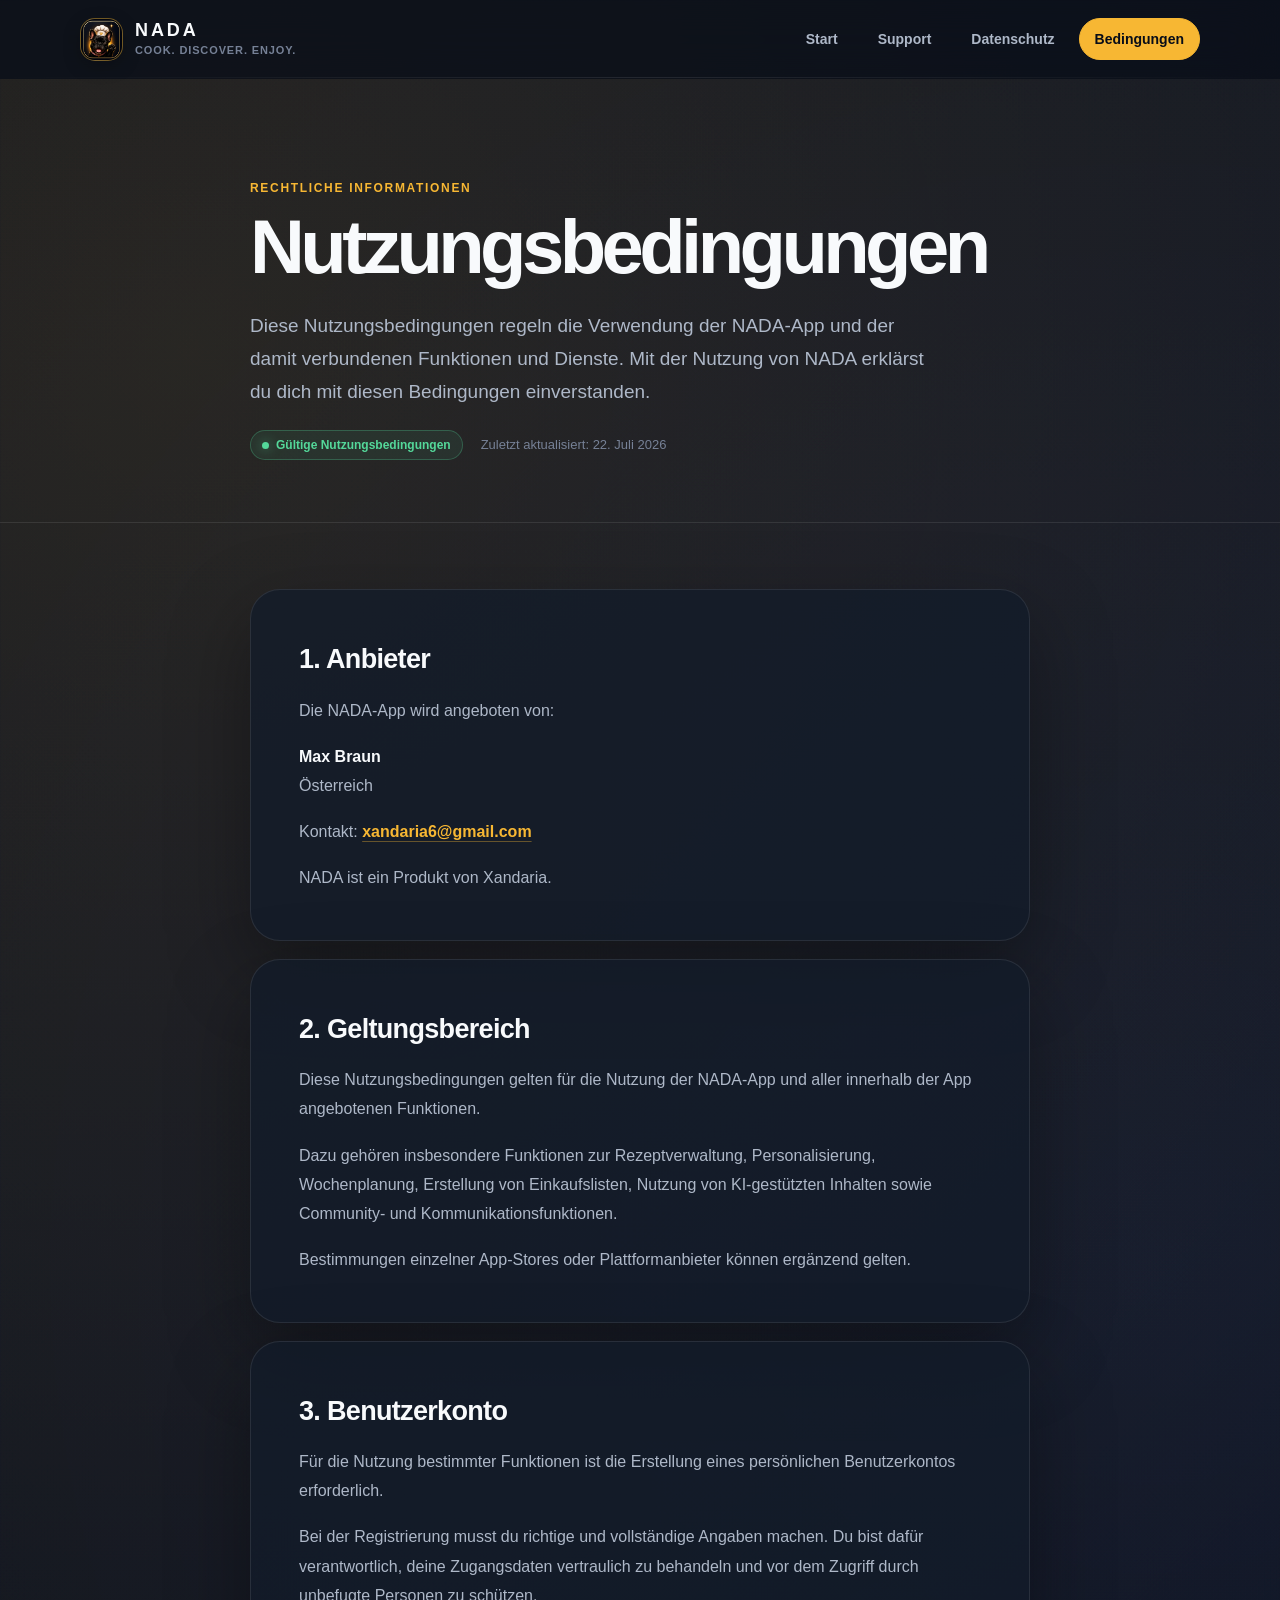
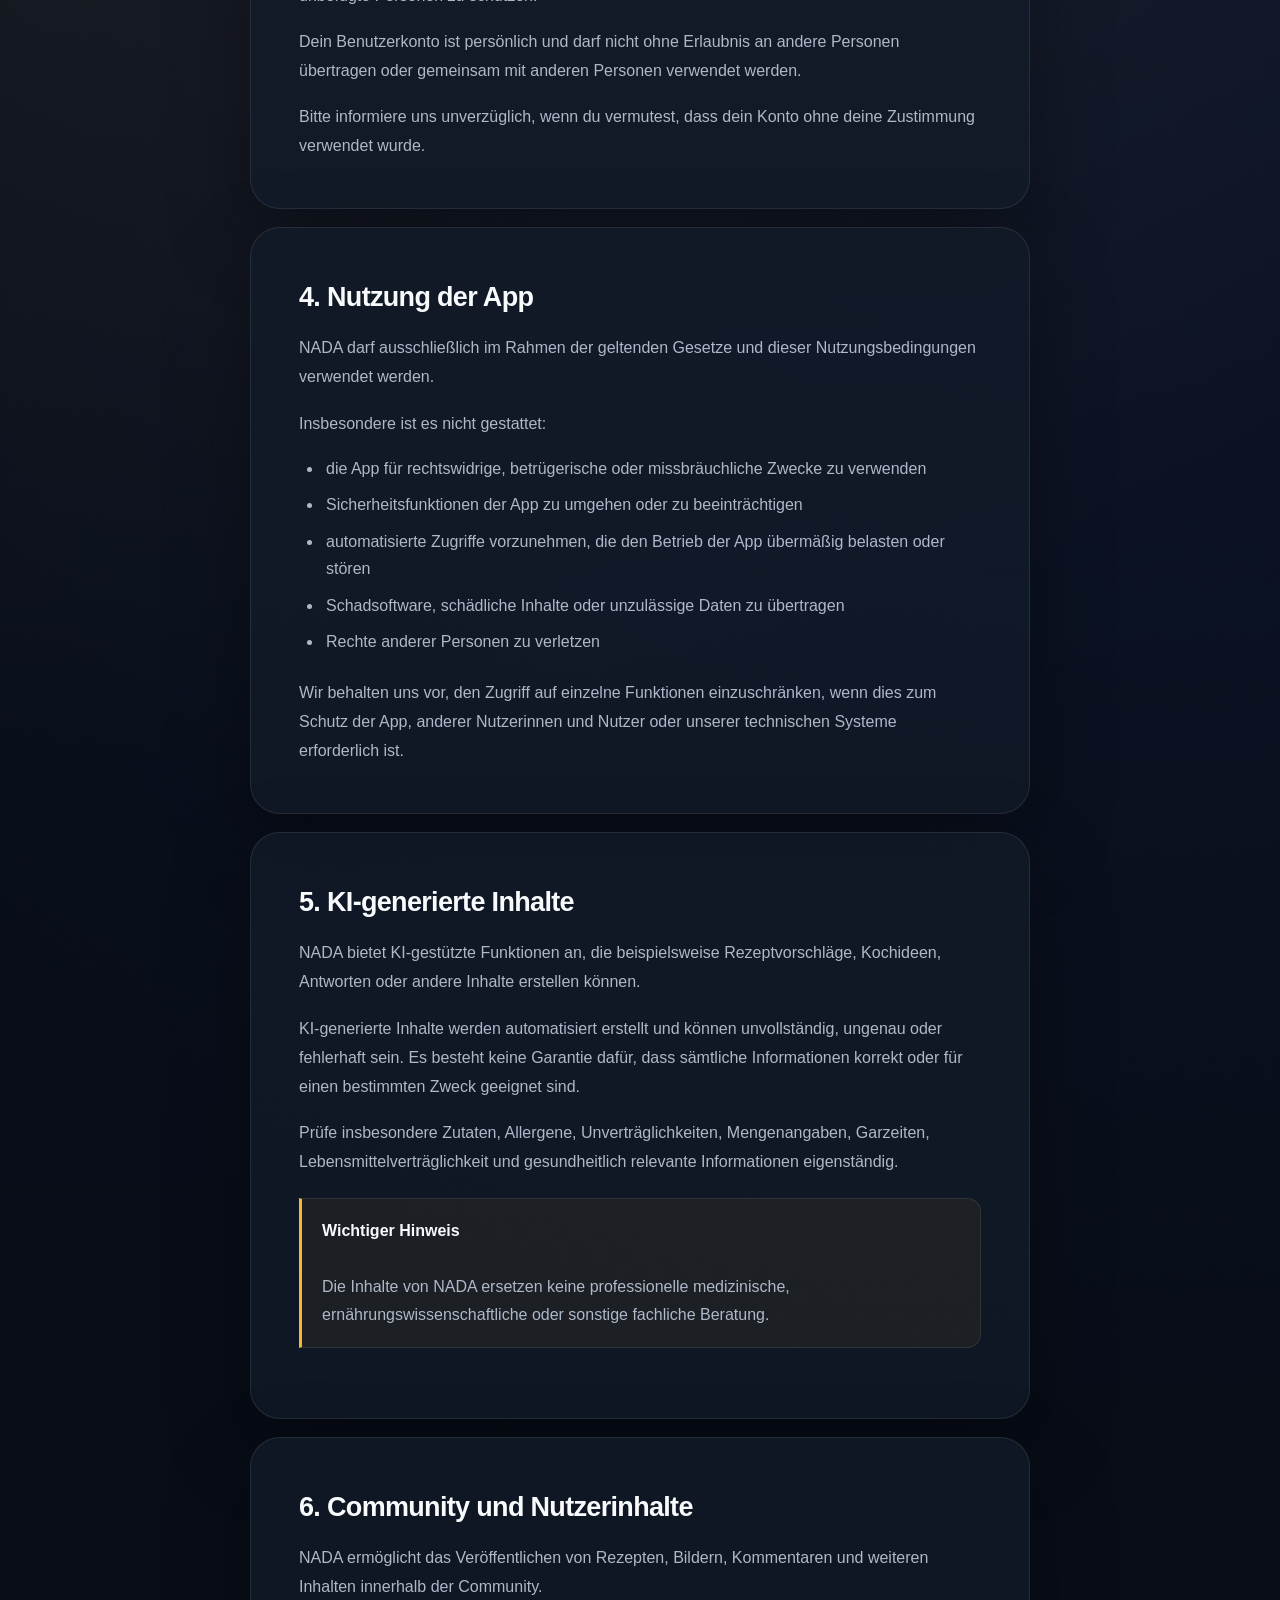
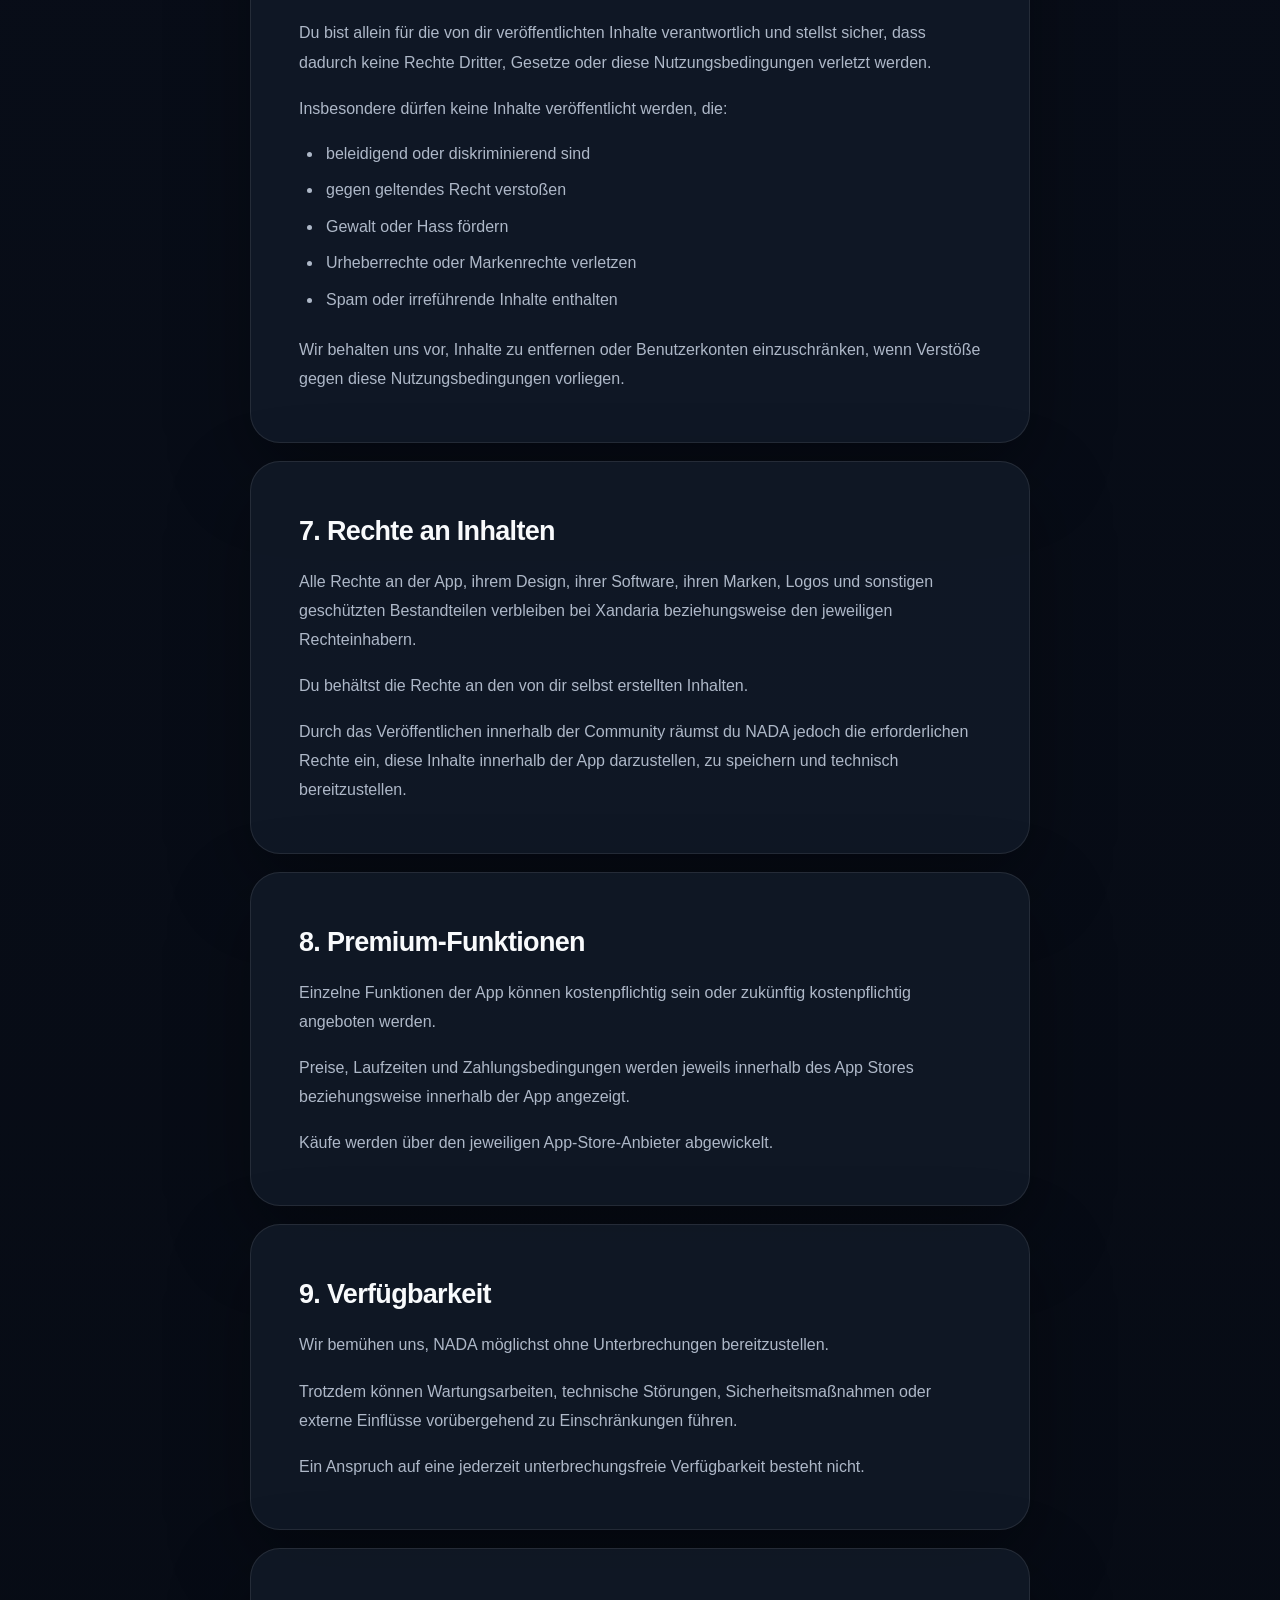
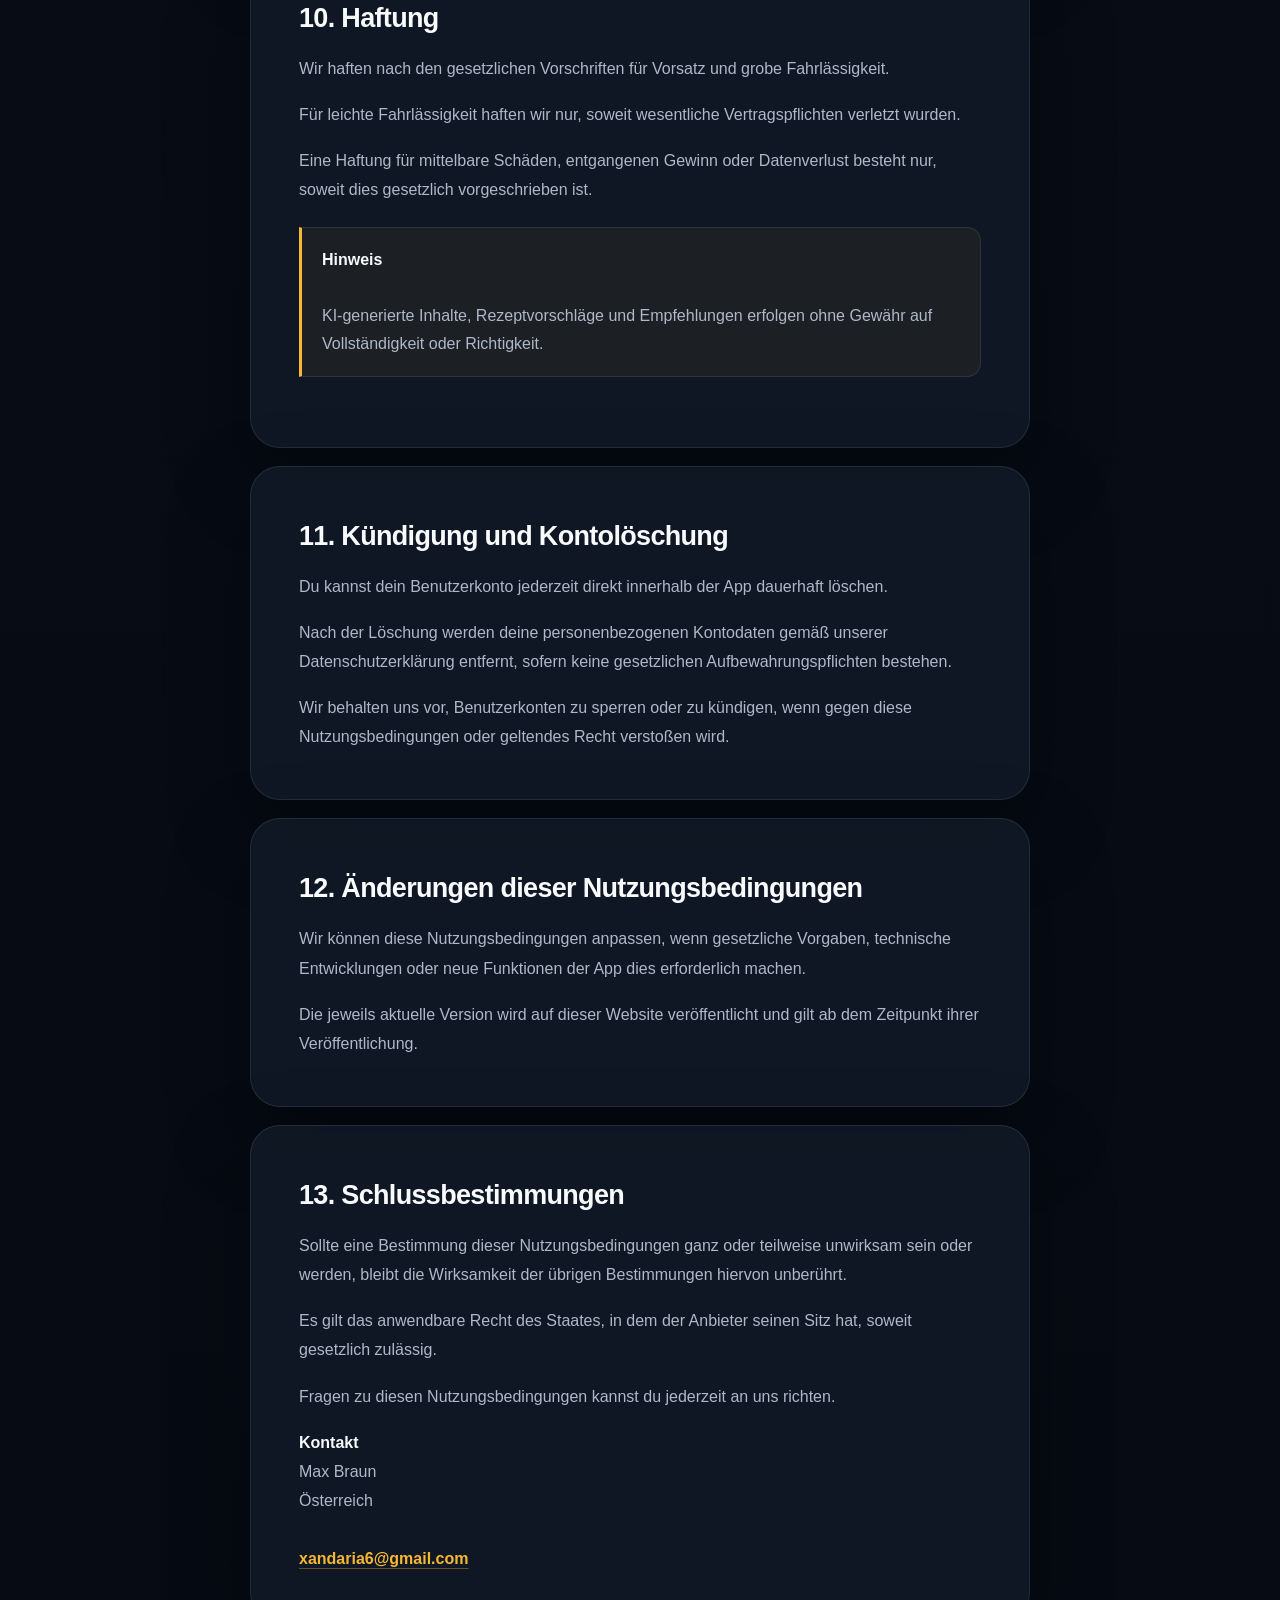
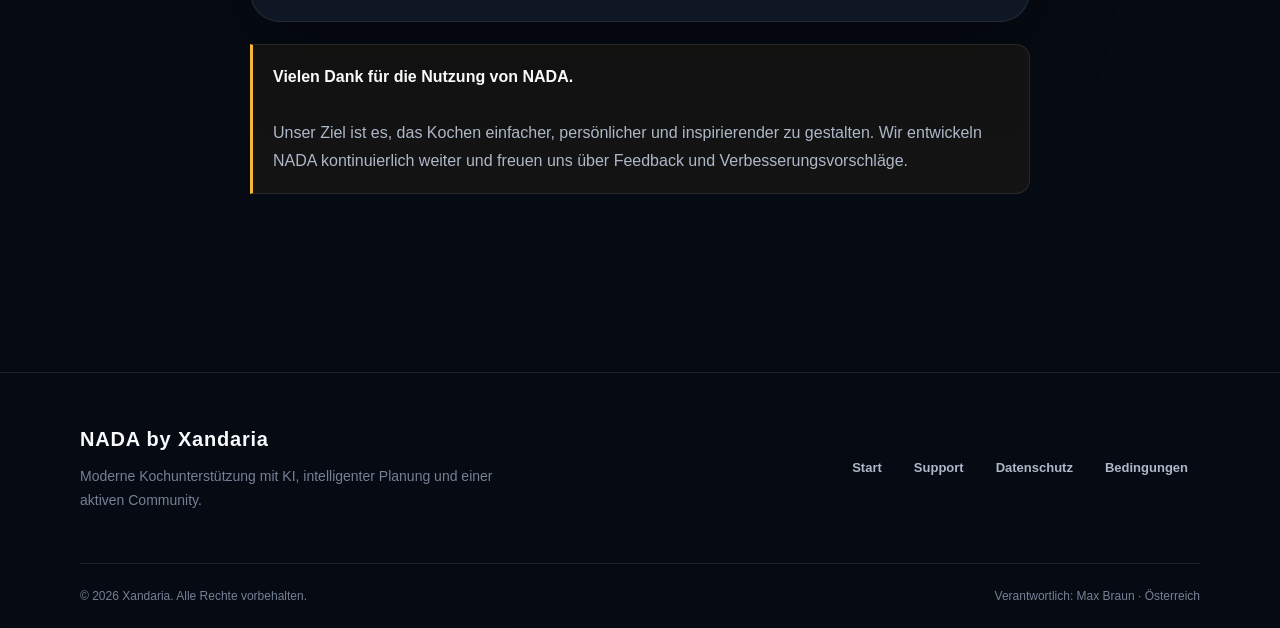
<file: terms.html>
<!DOCTYPE html>
<html lang="de">
  <head>
    <meta charset="UTF-8" />

    <meta
      name="viewport"
      content="width=device-width, initial-scale=1"
    />

    <meta
      name="description"
      content="Nutzungsbedingungen der NADA Koch-App von Xandaria. Informationen zur App-Nutzung, Benutzerkonten, KI-Funktionen, Community-Inhalten und weiteren Diensten."
    />

    <meta name="theme-color" content="#080d18" />

    <title>Nutzungsbedingungen – NADA</title>

    <link rel="stylesheet" href="styles.css" />
  </head>

  <body>
    <a class="skip-link" href="#main-content">
      Zum Inhalt springen
    </a>

    <header class="site-header">
      <div class="site-shell navigation">
        <a
          class="brand"
          href="index.html"
          aria-label="NADA Startseite"
        >
          <span class="brand-mark">
            <img
              src="assets/nada-logo.png"
              alt="NADA Logo"
              class="brand-logo"
            />
          </span>

          <span class="brand-copy">
            <span class="brand-name">
              NADA
            </span>

            <span class="brand-tagline">
              Cook. Discover. Enjoy.
            </span>
          </span>
        </a>

        <nav
          class="navigation-links"
          aria-label="Hauptnavigation"
        >
          <a
            class="navigation-link"
            href="index.html"
          >
            Start
          </a>

          <a
            class="navigation-link"
            href="support.html"
          >
            Support
          </a>

          <a
            class="navigation-link"
            href="privacy.html"
          >
            Datenschutz
          </a>

          <a
            class="navigation-link active"
            href="terms.html"
            aria-current="page"
          >
            Bedingungen
          </a>
        </nav>

        <a
          class="mobile-menu"
          href="index.html"
          aria-label="Zur Startseite"
        >
          ←
        </a>
      </div>
    </header>

    <main id="main-content">
      <section class="page-hero">
        <div class="reading-shell">
          <div class="page-hero-inner">
            <p class="section-kicker">
              Rechtliche Informationen
            </p>

            <h1 class="page-title">
              Nutzungsbedingungen
            </h1>

            <p class="page-description">
              Diese Nutzungsbedingungen regeln die
              Verwendung der NADA-App und der damit
              verbundenen Funktionen und Dienste.
              Mit der Nutzung von NADA erklärst du dich
              mit diesen Bedingungen einverstanden.
            </p>

            <div class="meta-row">
              <span class="status-pill">
                <span
                  class="status-dot"
                  aria-hidden="true"
                ></span>

                Gültige Nutzungsbedingungen
              </span>

              <span>
                Zuletzt aktualisiert:
                22. Juli 2026
              </span>
            </div>
          </div>
        </div>
      </section>

      <section class="section-compact section-divider">
        <div class="reading-shell">
          <div class="content-card">
            <h2>
              1. Anbieter
            </h2>

            <p>
              Die NADA-App wird angeboten von:
            </p>

            <p>
              <strong>Max Braun</strong><br />
              Österreich
            </p>

            <p>
              Kontakt:
              <a
                class="text-link"
                href="mailto:xandaria6@gmail.com"
              >
                xandaria6@gmail.com
              </a>
            </p>

            <p>
              NADA ist ein Produkt von Xandaria.
            </p>
          </div>

          <div class="content-card">
            <h2>
              2. Geltungsbereich
            </h2>

            <p>
              Diese Nutzungsbedingungen gelten für die
              Nutzung der NADA-App und aller innerhalb
              der App angebotenen Funktionen.
            </p>

            <p>
              Dazu gehören insbesondere Funktionen zur
              Rezeptverwaltung, Personalisierung,
              Wochenplanung, Erstellung von
              Einkaufslisten, Nutzung von
              KI-gestützten Inhalten sowie Community-
              und Kommunikationsfunktionen.
            </p>

            <p>
              Bestimmungen einzelner App-Stores oder
              Plattformanbieter können ergänzend
              gelten.
            </p>
          </div>

          <div class="content-card">
            <h2>
              3. Benutzerkonto
            </h2>

            <p>
              Für die Nutzung bestimmter Funktionen
              ist die Erstellung eines persönlichen
              Benutzerkontos erforderlich.
            </p>

            <p>
              Bei der Registrierung musst du richtige
              und vollständige Angaben machen. Du bist
              dafür verantwortlich, deine Zugangsdaten
              vertraulich zu behandeln und vor dem
              Zugriff durch unbefugte Personen zu
              schützen.
            </p>

            <p>
              Dein Benutzerkonto ist persönlich und
              darf nicht ohne Erlaubnis an andere
              Personen übertragen oder gemeinsam mit
              anderen Personen verwendet werden.
            </p>

            <p>
              Bitte informiere uns unverzüglich, wenn
              du vermutest, dass dein Konto ohne deine
              Zustimmung verwendet wurde.
            </p>
          </div>

          <div class="content-card">
            <h2>
              4. Nutzung der App
            </h2>

            <p>
              NADA darf ausschließlich im Rahmen der
              geltenden Gesetze und dieser
              Nutzungsbedingungen verwendet werden.
            </p>

            <p>
              Insbesondere ist es nicht gestattet:
            </p>

            <ul>
              <li>
                die App für rechtswidrige,
                betrügerische oder missbräuchliche
                Zwecke zu verwenden
              </li>

              <li>
                Sicherheitsfunktionen der App zu
                umgehen oder zu beeinträchtigen
              </li>

              <li>
                automatisierte Zugriffe vorzunehmen,
                die den Betrieb der App übermäßig
                belasten oder stören
              </li>

              <li>
                Schadsoftware, schädliche Inhalte oder
                unzulässige Daten zu übertragen
              </li>

              <li>
                Rechte anderer Personen zu verletzen
              </li>
            </ul>

            <p>
              Wir behalten uns vor, den Zugriff auf
              einzelne Funktionen einzuschränken, wenn
              dies zum Schutz der App, anderer
              Nutzerinnen und Nutzer oder unserer
              technischen Systeme erforderlich ist.
            </p>
          </div>

          <div class="content-card">
            <h2>
              5. KI-generierte Inhalte
            </h2>

            <p>
              NADA bietet KI-gestützte Funktionen an,
              die beispielsweise Rezeptvorschläge,
              Kochideen, Antworten oder andere Inhalte
              erstellen können.
            </p>

            <p>
              KI-generierte Inhalte werden
              automatisiert erstellt und können
              unvollständig, ungenau oder fehlerhaft
              sein. Es besteht keine Garantie dafür,
              dass sämtliche Informationen korrekt
              oder für einen bestimmten Zweck geeignet
              sind.
            </p>

            <p>
              Prüfe insbesondere Zutaten, Allergene,
              Unverträglichkeiten, Mengenangaben,
              Garzeiten, Lebensmittelverträglichkeit
              und gesundheitlich relevante
              Informationen eigenständig.
            </p>

            <div class="notice">
              <strong>
                Wichtiger Hinweis
              </strong>

              <br /><br />

              Die Inhalte von NADA ersetzen keine
              professionelle medizinische,
              ernährungswissenschaftliche oder sonstige
              fachliche Beratung.
            </div>
          </div>
                    <div class="content-card">
            <h2>
              6. Community und Nutzerinhalte
            </h2>

            <p>
              NADA ermöglicht das Veröffentlichen von
              Rezepten, Bildern, Kommentaren und
              weiteren Inhalten innerhalb der
              Community.
            </p>

            <p>
              Du bist allein für die von dir
              veröffentlichten Inhalte
              verantwortlich und stellst sicher,
              dass dadurch keine Rechte Dritter,
              Gesetze oder diese
              Nutzungsbedingungen verletzt werden.
            </p>

            <p>
              Insbesondere dürfen keine Inhalte
              veröffentlicht werden, die:
            </p>

            <ul>
              <li>beleidigend oder diskriminierend sind</li>

              <li>gegen geltendes Recht verstoßen</li>

              <li>Gewalt oder Hass fördern</li>

              <li>Urheberrechte oder Markenrechte verletzen</li>

              <li>Spam oder irreführende Inhalte enthalten</li>
            </ul>

            <p>
              Wir behalten uns vor,
              Inhalte zu entfernen oder
              Benutzerkonten einzuschränken,
              wenn Verstöße gegen diese
              Nutzungsbedingungen vorliegen.
            </p>
          </div>

          <div class="content-card">
            <h2>
              7. Rechte an Inhalten
            </h2>

            <p>
              Alle Rechte an der App,
              ihrem Design,
              ihrer Software,
              ihren Marken,
              Logos und sonstigen
              geschützten Bestandteilen
              verbleiben bei Xandaria
              beziehungsweise den jeweiligen
              Rechteinhabern.
            </p>

            <p>
              Du behältst die Rechte an
              den von dir selbst erstellten
              Inhalten.
            </p>

            <p>
              Durch das Veröffentlichen
              innerhalb der Community
              räumst du NADA jedoch
              die erforderlichen Rechte ein,
              diese Inhalte innerhalb
              der App darzustellen,
              zu speichern und
              technisch bereitzustellen.
            </p>
          </div>

          <div class="content-card">
            <h2>
              8. Premium-Funktionen
            </h2>

            <p>
              Einzelne Funktionen
              der App können kostenpflichtig
              sein oder zukünftig
              kostenpflichtig angeboten werden.
            </p>

            <p>
              Preise,
              Laufzeiten
              und Zahlungsbedingungen
              werden jeweils
              innerhalb des App Stores
              beziehungsweise innerhalb
              der App angezeigt.
            </p>

            <p>
              Käufe werden über
              den jeweiligen
              App-Store-Anbieter
              abgewickelt.
            </p>
          </div>

          <div class="content-card">
            <h2>
              9. Verfügbarkeit
            </h2>

            <p>
              Wir bemühen uns,
              NADA möglichst
              ohne Unterbrechungen
              bereitzustellen.
            </p>

            <p>
              Trotzdem können
              Wartungsarbeiten,
              technische Störungen,
              Sicherheitsmaßnahmen
              oder externe Einflüsse
              vorübergehend
              zu Einschränkungen führen.
            </p>

            <p>
              Ein Anspruch auf eine
              jederzeit unterbrechungsfreie
              Verfügbarkeit besteht nicht.
            </p>
          </div>

          <div class="content-card">
            <h2>
              10. Haftung
            </h2>

            <p>
              Wir haften nach den
              gesetzlichen Vorschriften
              für Vorsatz
              und grobe Fahrlässigkeit.
            </p>

            <p>
              Für leichte Fahrlässigkeit
              haften wir nur,
              soweit wesentliche
              Vertragspflichten verletzt
              wurden.
            </p>

            <p>
              Eine Haftung
              für mittelbare Schäden,
              entgangenen Gewinn
              oder Datenverlust
              besteht nur,
              soweit dies gesetzlich
              vorgeschrieben ist.
            </p>

            <div class="notice">

              <strong>
                Hinweis
              </strong>

              <br><br>

              KI-generierte Inhalte,
              Rezeptvorschläge
              und Empfehlungen
              erfolgen ohne Gewähr
              auf Vollständigkeit
              oder Richtigkeit.

            </div>

          </div>
                    <div class="content-card">
            <h2>
              11. Kündigung und Kontolöschung
            </h2>

            <p>
              Du kannst dein Benutzerkonto jederzeit
              direkt innerhalb der App dauerhaft
              löschen.
            </p>

            <p>
              Nach der Löschung werden deine
              personenbezogenen Kontodaten gemäß
              unserer Datenschutzerklärung entfernt,
              sofern keine gesetzlichen
              Aufbewahrungspflichten bestehen.
            </p>

            <p>
              Wir behalten uns vor,
              Benutzerkonten zu sperren oder zu
              kündigen, wenn gegen diese
              Nutzungsbedingungen oder geltendes
              Recht verstoßen wird.
            </p>
          </div>

          <div class="content-card">
            <h2>
              12. Änderungen dieser
              Nutzungsbedingungen
            </h2>

            <p>
              Wir können diese
              Nutzungsbedingungen anpassen,
              wenn gesetzliche Vorgaben,
              technische Entwicklungen oder neue
              Funktionen der App dies erforderlich
              machen.
            </p>

            <p>
              Die jeweils aktuelle Version wird auf
              dieser Website veröffentlicht und gilt
              ab dem Zeitpunkt ihrer Veröffentlichung.
            </p>
          </div>

          <div class="content-card">
            <h2>
              13. Schlussbestimmungen
            </h2>

            <p>
              Sollte eine Bestimmung dieser
              Nutzungsbedingungen ganz oder teilweise
              unwirksam sein oder werden,
              bleibt die Wirksamkeit der übrigen
              Bestimmungen hiervon unberührt.
            </p>

            <p>
              Es gilt das anwendbare Recht des
              Staates, in dem der Anbieter seinen
              Sitz hat, soweit gesetzlich zulässig.
            </p>

            <p>
              Fragen zu diesen
              Nutzungsbedingungen kannst du jederzeit
              an uns richten.
            </p>

            <p>

              <strong>Kontakt</strong><br>

              Max Braun<br>
              Österreich<br><br>

              <a
                class="text-link"
                href="mailto:xandaria6@gmail.com"
              >
                xandaria6@gmail.com
              </a>

            </p>

          </div>

          <div class="notice">

            <strong>
              Vielen Dank für die Nutzung von NADA.
            </strong>

            <br><br>

            Unser Ziel ist es,
            das Kochen einfacher,
            persönlicher und inspirierender zu
            gestalten. Wir entwickeln NADA
            kontinuierlich weiter und freuen uns über
            Feedback und Verbesserungsvorschläge.

          </div>

        </div>
      </section>

    </main>

    <footer class="site-footer">

      <div class="site-shell footer-inner">

        <div class="footer-brand">

          <p class="footer-title">
            NADA by Xandaria
          </p>

          <p class="footer-description">
            Moderne Kochunterstützung mit KI,
            intelligenter Planung und einer
            aktiven Community.
          </p>

        </div>

        <nav
          class="footer-links"
          aria-label="Footer Navigation"
        >

          <a
            class="footer-link"
            href="index.html"
          >
            Start
          </a>

          <a
            class="footer-link"
            href="support.html"
          >
            Support
          </a>

          <a
            class="footer-link"
            href="privacy.html"
          >
            Datenschutz
          </a>

          <a
            class="footer-link"
            href="terms.html"
          >
            Bedingungen
          </a>

        </nav>

      </div>

      <div class="site-shell footer-bottom">

        <p>
          © 2026 Xandaria.
          Alle Rechte vorbehalten.
        </p>

        <p>
          Verantwortlich:
          Max Braun · Österreich
        </p>

      </div>

    </footer>

  </body>
</html>
</file>
<file: styles.css>
:root {
  --midnight: #080d18;
  --midnight-soft: #0f1624;
  --surface: #131c2b;
  --surface-light: #1b2536;
  --card: rgba(24, 34, 51, 0.86);
  --card-solid: #182233;

  --honey: #f7b733;
  --honey-light: #ffd978;
  --honey-soft: rgba(247, 183, 51, 0.13);
  --honey-border: rgba(247, 183, 51, 0.34);

  --text: #f8fafc;
  --text-secondary: #aeb8c8;
  --text-muted: #768196;

  --border: rgba(255, 255, 255, 0.09);
  --border-strong: rgba(255, 255, 255, 0.15);

  --success: #54d89a;
  --danger: #ff7a86;

  --shadow-small: 0 10px 30px rgba(0, 0, 0, 0.18);
  --shadow-large: 0 30px 80px rgba(0, 0, 0, 0.34);
  --shadow-honey: 0 20px 60px rgba(247, 183, 51, 0.12);

  --radius-small: 14px;
  --radius-medium: 20px;
  --radius-large: 30px;
  --radius-pill: 999px;

  --content-width: 1120px;
  --reading-width: 780px;
}

* {
  box-sizing: border-box;
}

html {
  scroll-behavior: smooth;
  background: var(--midnight);
}

body {
  min-height: 100vh;
  margin: 0;
  overflow-x: hidden;
  color: var(--text);
  background:
    radial-gradient(
      circle at 15% 5%,
      rgba(247, 183, 51, 0.12),
      transparent 30%
    ),
    radial-gradient(
      circle at 90% 18%,
      rgba(68, 112, 255, 0.08),
      transparent 30%
    ),
    linear-gradient(
      180deg,
      #0b111e 0%,
      var(--midnight) 42%,
      #060a12 100%
    );
  font-family:
    Inter,
    -apple-system,
    BlinkMacSystemFont,
    "Segoe UI",
    Roboto,
    Helvetica,
    Arial,
    sans-serif;
  line-height: 1.6;
  -webkit-font-smoothing: antialiased;
  text-rendering: optimizeLegibility;
}

body::before {
  position: fixed;
  inset: 0;
  z-index: -2;
  pointer-events: none;
  content: "";
  opacity: 0.35;
  background-image:
    linear-gradient(
      rgba(255, 255, 255, 0.018) 1px,
      transparent 1px
    ),
    linear-gradient(
      90deg,
      rgba(255, 255, 255, 0.018) 1px,
      transparent 1px
    );
  background-size: 52px 52px;
  mask-image: linear-gradient(
    to bottom,
    black,
    transparent 82%
  );
}

body::after {
  position: fixed;
  top: -220px;
  left: 50%;
  z-index: -1;
  width: 760px;
  height: 760px;
  pointer-events: none;
  content: "";
  border-radius: 50%;
  transform: translateX(-50%);
  background: rgba(247, 183, 51, 0.04);
  filter: blur(100px);
}

img,
svg {
  display: block;
  max-width: 100%;
}

button,
a {
  font: inherit;
}

a {
  color: inherit;
  text-decoration: none;
}

a:focus-visible,
button:focus-visible {
  outline: 3px solid rgba(247, 183, 51, 0.58);
  outline-offset: 4px;
}

::selection {
  color: var(--midnight);
  background: var(--honey);
}

.site-shell {
  width: min(
    calc(100% - 40px),
    var(--content-width)
  );
  margin: 0 auto;
}

.reading-shell {
  width: min(
    calc(100% - 40px),
    var(--reading-width)
  );
  margin: 0 auto;
}

/* Header */

.site-header {
  position: sticky;
  top: 0;
  z-index: 100;
  border-bottom: 1px solid transparent;
  background: rgba(8, 13, 24, 0.72);
  backdrop-filter: blur(22px);
  -webkit-backdrop-filter: blur(22px);
}

.site-header::after {
  position: absolute;
  right: 0;
  bottom: 0;
  left: 0;
  height: 1px;
  content: "";
  background: linear-gradient(
    90deg,
    transparent,
    var(--border),
    transparent
  );
}

.navigation {
  min-height: 78px;
  display: flex;
  align-items: center;
  justify-content: space-between;
  gap: 28px;
}

.brand {
  display: inline-flex;
  align-items: center;
  gap: 12px;
  flex-shrink: 0;
}

.brand-mark {
  width: 43px;
  height: 43px;
  display: inline-grid;
  place-items: center;
  flex-shrink: 0;
  overflow: hidden;
  border: 1px solid var(--honey-border);
  border-radius: 15px;
  color: var(--honey);
  background:
    radial-gradient(
      circle at 30% 20%,
      rgba(255, 255, 255, 0.14),
      transparent 40%
    ),
    var(--honey-soft);
  box-shadow:
    inset 0 0 22px rgba(247, 183, 51, 0.08),
    0 6px 18px rgba(0, 0, 0, 0.22);
}

.brand-logo {
  width: 100%;
  height: 100%;
  display: block;
  border-radius: 13px;
  object-fit: cover;
  object-position: center 34%;
}

.brand-mark span {
  font-size: 20px;
  line-height: 1;
}

.brand-copy {
  display: flex;
  flex-direction: column;
  line-height: 1.05;
}

.brand-name {
  color: var(--text);
  font-size: 18px;
  font-weight: 800;
  letter-spacing: 0.16em;
}

.brand-tagline {
  margin-top: 5px;
  color: var(--text-muted);
  font-size: 11px;
  font-weight: 600;
  letter-spacing: 0.08em;
  text-transform: uppercase;
}

.navigation-links {
  display: flex;
  align-items: center;
  gap: 8px;
}

.navigation-link {
  min-height: 42px;
  display: inline-flex;
  align-items: center;
  padding: 0 15px;
  border: 1px solid transparent;
  border-radius: var(--radius-pill);
  color: var(--text-secondary);
  font-size: 14px;
  font-weight: 650;
  transition:
    color 160ms ease,
    background-color 160ms ease,
    border-color 160ms ease,
    transform 160ms ease;
}

.navigation-link:hover {
  color: var(--text);
  border-color: var(--border);
  background: rgba(255, 255, 255, 0.04);
  transform: translateY(-1px);
}

.navigation-link.active {
  color: var(--midnight);
  border-color: var(--honey);
  background: var(--honey);
}

.mobile-menu {
  display: none;
}

/* Startseiten-Hero */

.hero {
  position: relative;
  min-height: calc(100vh - 78px);
  display: grid;
  align-items: center;
  overflow: hidden;
  padding: 72px 0 92px;
}

.hero-layout {
  position: relative;
  min-height: 660px;
  display: flex;
  align-items: center;
}

.hero-content {
  position: relative;
  z-index: 3;
  width: min(100%, 700px);
}

.eyebrow {
  width: fit-content;
  min-height: 34px;
  display: inline-flex;
  align-items: center;
  gap: 9px;
  margin-bottom: 24px;
  padding: 0 14px;
  border: 1px solid var(--honey-border);
  border-radius: var(--radius-pill);
  color: var(--honey-light);
  background: var(--honey-soft);
  font-size: 12px;
  font-weight: 750;
  letter-spacing: 0.12em;
  text-transform: uppercase;
}

.eyebrow-dot {
  width: 7px;
  height: 7px;
  flex-shrink: 0;
  border-radius: 50%;
  background: var(--honey);
  box-shadow: 0 0 16px var(--honey);
}

.hero-title {
  max-width: 760px;
  margin: 0;
  color: var(--text);
  font-size: clamp(52px, 7.2vw, 96px);
  font-weight: 850;
  letter-spacing: -0.07em;
  line-height: 0.92;
}

.hero-title .accent {
  display: block;
  margin-top: 12px;
  color: var(--honey);
}

.hero-description {
  max-width: 620px;
  margin: 31px 0 0;
  color: var(--text-secondary);
  font-size: clamp(18px, 1.8vw, 21px);
  line-height: 1.65;
}

.hero-actions {
  display: flex;
  flex-wrap: wrap;
  gap: 14px;
  margin-top: 38px;
}

.button {
  min-height: 54px;
  display: inline-flex;
  align-items: center;
  justify-content: center;
  gap: 9px;
  padding: 0 22px;
  border: 1px solid transparent;
  border-radius: var(--radius-pill);
  cursor: pointer;
  font-size: 15px;
  font-weight: 750;
  transition:
    transform 170ms ease,
    box-shadow 170ms ease,
    border-color 170ms ease,
    background-color 170ms ease;
}

.button:hover {
  transform: translateY(-2px);
}

.button-primary {
  color: var(--midnight);
  border-color: var(--honey);
  background: var(--honey);
  box-shadow: var(--shadow-honey);
}

.button-primary:hover {
  background: var(--honey-light);
  box-shadow: 0 20px 60px rgba(247, 183, 51, 0.2);
}

.button-secondary {
  color: var(--text);
  border-color: var(--border-strong);
  background: rgba(255, 255, 255, 0.045);
  backdrop-filter: blur(10px);
  -webkit-backdrop-filter: blur(10px);
}

.button-secondary:hover {
  border-color: var(--honey-border);
  background: var(--honey-soft);
}

.button-icon {
  font-size: 18px;
  line-height: 1;
}

/* Nada-Maskottchen rechts im Hero */

.hero-visual {
  position: absolute;
  top: 50%;
  right: -70px;
  z-index: 1;
  width: min(41vw, 540px);
  aspect-ratio: 1;
  transform: translateY(-50%);
  pointer-events: none;
}

.hero-orb {
  position: absolute;
  inset: 0;
  width: 100%;
  height: 100%;
  border: 1px solid rgba(247, 183, 51, 0.12);
  border-radius: 50%;
  background:
    radial-gradient(
      circle at 32% 25%,
      rgba(247, 183, 51, 0.24),
      transparent 28%
    ),
    radial-gradient(
      circle at 50% 50%,
      rgba(30, 42, 64, 0.9),
      rgba(8, 13, 24, 0.4) 68%
    );
  box-shadow:
    inset 0 0 80px rgba(247, 183, 51, 0.06),
    0 0 120px rgba(247, 183, 51, 0.05);
}

.hero-orb::before,
.hero-orb::after {
  position: absolute;
  border: 1px solid rgba(247, 183, 51, 0.11);
  border-radius: 50%;
  content: "";
}

.hero-orb::before {
  inset: 14%;
}

.hero-orb::after {
  inset: 29%;
}

.hero-mascot {
  position: absolute;
  top: 50%;
  left: 50%;
  z-index: 2;
  width: 74%;
  height: 88%;
  object-fit: cover;
  object-position: center 34%;
  border: 1px solid var(--honey-border);
  border-radius: 44px;
  transform: translate(-50%, -50%);
  box-shadow:
    0 34px 76px rgba(0, 0, 0, 0.48),
    0 0 52px rgba(247, 183, 51, 0.16);
}

/* Allgemeine Inhaltsbereiche */

.section {
  padding: 96px 0;
}

.section-compact {
  padding: 66px 0;
}

.section-divider {
  border-top: 1px solid var(--border);
}

.section-heading {
  max-width: 720px;
  margin-bottom: 42px;
}

.section-kicker {
  margin: 0 0 12px;
  color: var(--honey);
  font-size: 12px;
  font-weight: 800;
  letter-spacing: 0.14em;
  text-transform: uppercase;
}

.section-title {
  margin: 0;
  color: var(--text);
  font-size: clamp(34px, 5vw, 56px);
  font-weight: 820;
  letter-spacing: -0.045em;
  line-height: 1.04;
}

.section-description {
  max-width: 660px;
  margin: 18px 0 0;
  color: var(--text-secondary);
  font-size: 18px;
  line-height: 1.75;
}

/* Karten */

.card-grid {
  display: grid;
  grid-template-columns:
    repeat(3, minmax(0, 1fr));
  gap: 18px;
}

.card {
  position: relative;
  overflow: hidden;
  padding: 26px;
  border: 1px solid var(--border);
  border-radius: var(--radius-large);
  background:
    linear-gradient(
      145deg,
      rgba(255, 255, 255, 0.045),
      transparent 45%
    ),
    var(--card);
  box-shadow: var(--shadow-small);
  transition:
    transform 180ms ease,
    border-color 180ms ease,
    box-shadow 180ms ease;
}

.card:hover {
  border-color: var(--honey-border);
  transform: translateY(-4px);
  box-shadow: var(--shadow-large);
}

.card-icon {
  width: 52px;
  height: 52px;
  display: inline-grid;
  place-items: center;
  margin-bottom: 22px;
  border: 1px solid var(--honey-border);
  border-radius: 18px;
  color: var(--honey);
  background: var(--honey-soft);
  font-size: 24px;
}

.card-title {
  margin: 0;
  color: var(--text);
  font-size: 20px;
  font-weight: 760;
  line-height: 1.3;
}

.card-description {
  margin: 11px 0 0;
  color: var(--text-secondary);
  font-size: 15px;
  line-height: 1.72;
}

/* Hervorgehobenes Informationsfeld */

.info-panel {
  padding: 34px;
  border: 1px solid var(--honey-border);
  border-radius: var(--radius-large);
  background:
    linear-gradient(
      135deg,
      rgba(247, 183, 51, 0.11),
      rgba(24, 34, 51, 0.75) 45%,
      rgba(16, 23, 36, 0.88)
    );
  box-shadow: var(--shadow-honey);
}

.info-panel-title {
  margin: 0;
  color: var(--text);
  font-size: clamp(26px, 4vw, 38px);
  font-weight: 800;
  letter-spacing: -0.035em;
}

.info-panel-text {
  max-width: 680px;
  margin: 14px 0 0;
  color: var(--text-secondary);
  font-size: 17px;
  line-height: 1.75;
}

/* Unterseiten-Hero */

.page-hero {
  padding: 100px 0 62px;
}

.page-hero-inner {
  max-width: 800px;
}

.page-title {
  margin: 0;
  color: var(--text);
  font-size: clamp(44px, 8vw, 76px);
  font-weight: 850;
  letter-spacing: -0.06em;
  line-height: 0.98;
}

.page-description {
  max-width: 680px;
  margin: 24px 0 0;
  color: var(--text-secondary);
  font-size: 19px;
  line-height: 1.75;
}

/* Inhaltskarten für Support, Datenschutz und Bedingungen */

.content-card {
  padding: clamp(24px, 5vw, 48px);
  border: 1px solid var(--border);
  border-radius: var(--radius-large);
  background: rgba(18, 27, 42, 0.78);
  box-shadow: var(--shadow-large);
}

.content-card + .content-card {
  margin-top: 18px;
}

.content-card h2 {
  margin: 0 0 14px;
  color: var(--text);
  font-size: 27px;
  font-weight: 780;
  letter-spacing: -0.025em;
}

.content-card h3 {
  margin: 31px 0 11px;
  color: var(--text);
  font-size: 19px;
  font-weight: 750;
}

.content-card p {
  margin: 0 0 17px;
  color: var(--text-secondary);
  font-size: 16px;
  line-height: 1.82;
}

.content-card p:last-child {
  margin-bottom: 0;
}

.content-card ul,
.content-card ol {
  margin: 13px 0 22px;
  padding-left: 24px;
  color: var(--text-secondary);
}

.content-card li {
  margin-bottom: 9px;
  padding-left: 3px;
  line-height: 1.72;
}

.content-card strong {
  color: var(--text);
}

/* Links */

.text-link {
  color: var(--honey);
  font-weight: 700;
  text-decoration: underline;
  text-decoration-color: rgba(247, 183, 51, 0.36);
  text-underline-offset: 4px;
}

.text-link:hover {
  color: var(--honey-light);
  text-decoration-color: var(--honey-light);
}

/* FAQ */

.faq-list {
  display: grid;
  gap: 14px;
}

.faq-item {
  overflow: hidden;
  border: 1px solid var(--border);
  border-radius: var(--radius-medium);
  background: rgba(255, 255, 255, 0.025);
}

.faq-item summary {
  position: relative;
  padding: 21px 58px 21px 22px;
  cursor: pointer;
  color: var(--text);
  font-size: 16px;
  font-weight: 720;
  list-style: none;
}

.faq-item summary::-webkit-details-marker {
  display: none;
}

.faq-item summary::after {
  position: absolute;
  top: 50%;
  right: 22px;
  color: var(--honey);
  content: "+";
  font-size: 24px;
  font-weight: 400;
  line-height: 1;
  transform: translateY(-50%);
  transition: transform 160ms ease;
}

.faq-item[open] summary::after {
  transform:
    translateY(-50%)
    rotate(45deg);
}

.faq-content {
  padding: 0 22px 21px;
  color: var(--text-secondary);
  font-size: 15px;
  line-height: 1.75;
}

/* Kontakt */

.contact-card {
  display: flex;
  align-items: center;
  justify-content: space-between;
  gap: 26px;
  margin-top: 20px;
  padding: 28px;
  border: 1px solid var(--honey-border);
  border-radius: var(--radius-large);
  background: var(--honey-soft);
}

.contact-card-copy {
  min-width: 0;
}

.contact-card-copy h2 {
  margin: 0;
  color: var(--text);
  font-size: 25px;
  font-weight: 780;
}

.contact-card-copy p {
  margin: 8px 0 0;
  color: var(--text-secondary);
  line-height: 1.7;
}

.contact-email {
  flex-shrink: 0;
}

/* Hinweise */

.notice {
  margin: 22px 0;
  padding: 18px 20px;
  border: 1px solid var(--border);
  border-left: 3px solid var(--honey);
  border-radius:
    0
    var(--radius-small)
    var(--radius-small)
    0;
  color: var(--text-secondary);
  background: rgba(247, 183, 51, 0.055);
  line-height: 1.75;
}

.notice strong {
  color: var(--text);
}

.notice ul,
.notice ol {
  margin: 14px 0 4px;
  padding-left: 22px;
}

/* Metadaten und Status */

.meta-row {
  display: flex;
  flex-wrap: wrap;
  align-items: center;
  gap: 10px 18px;
  margin-top: 22px;
  color: var(--text-muted);
  font-size: 13px;
}

.status-pill {
  min-height: 30px;
  display: inline-flex;
  align-items: center;
  gap: 7px;
  padding: 0 11px;
  border: 1px solid rgba(84, 216, 154, 0.28);
  border-radius: var(--radius-pill);
  color: var(--success);
  background: rgba(84, 216, 154, 0.08);
  font-size: 12px;
  font-weight: 750;
}

.status-dot {
  width: 7px;
  height: 7px;
  flex-shrink: 0;
  border-radius: 50%;
  background: var(--success);
  box-shadow:
    0 0 12px rgba(84, 216, 154, 0.6);
}

/* Footer */

.site-footer {
  margin-top: 90px;
  border-top: 1px solid var(--border);
}

.footer-inner {
  min-height: 190px;
  display: grid;
  grid-template-columns:
    1fr auto;
  align-items: center;
  gap: 28px;
}

.footer-brand {
  max-width: 460px;
}

.footer-title {
  margin: 0;
  color: var(--text);
  font-size: 20px;
  font-weight: 780;
  letter-spacing: 0.04em;
}

.footer-description {
  margin: 10px 0 0;
  color: var(--text-muted);
  font-size: 14px;
  line-height: 1.7;
}

.footer-links {
  display: flex;
  flex-wrap: wrap;
  justify-content: flex-end;
  gap: 8px;
}

.footer-link {
  padding: 9px 12px;
  border-radius: var(--radius-pill);
  color: var(--text-secondary);
  font-size: 13px;
  font-weight: 650;
  transition:
    color 160ms ease,
    background-color 160ms ease;
}

.footer-link:hover {
  color: var(--honey);
  background: var(--honey-soft);
}

.footer-bottom {
  min-height: 65px;
  display: flex;
  align-items: center;
  justify-content: space-between;
  gap: 24px;
  border-top: 1px solid var(--border);
  color: var(--text-muted);
  font-size: 12px;
}

.footer-bottom p {
  margin: 0;
}

/* Barrierefreiheit */

.skip-link {
  position: fixed;
  top: 14px;
  left: 14px;
  z-index: 1000;
  padding: 12px 16px;
  border-radius: var(--radius-small);
  color: var(--midnight);
  background: var(--honey);
  font-weight: 750;
  transform: translateY(-160%);
  transition: transform 150ms ease;
}

.skip-link:focus {
  transform: translateY(0);
}

/* Hilfsklassen */

.spacer-small {
  height: 18px;
}

.spacer-medium {
  height: 38px;
}

.spacer-large {
  height: 70px;
}

.text-center {
  text-align: center;
}

.text-muted {
  color: var(--text-muted);
}

.text-honey {
  color: var(--honey);
}

/* Responsive Design */

@media (max-width: 1100px) {

  .hero-content {
    width: min(100%, 620px);
  }

  .hero-visual {
    right: -170px;
    width: 500px;
  }

}

@media (max-width: 900px) {

  .navigation {
    min-height: 72px;
  }

  .brand-tagline {
    display: none;
  }

  .navigation-links {
    gap: 2px;
  }

  .navigation-link {
    padding: 0 11px;
    font-size: 13px;
  }

  .hero {
    min-height: auto;
    padding: 90px 0;
  }

  .hero-layout {
    min-height: 560px;
  }

  .hero-content {
    width: min(100%, 560px);
  }

  .hero-visual {
    right: -220px;
    width: 460px;
    opacity: .72;
  }

  .card-grid {
    grid-template-columns:
      repeat(2, minmax(0,1fr));
  }

  .card-grid .card:last-child {
    grid-column: span 2;
  }

  .footer-inner {
    grid-template-columns: 1fr;
    padding: 48px 0;
  }

  .footer-links {
    justify-content: flex-start;
  }

}

@media (max-width: 680px) {

  .site-shell,
  .reading-shell {
    width:
      min(calc(100% - 28px), var(--content-width));
  }

  .site-header {
    position: relative;
  }

  .navigation {
    min-height: 74px;
  }

  .brand-mark {
    width: 40px;
    height: 40px;
    border-radius: 13px;
  }

  .brand-name {
    font-size: 16px;
  }

  .navigation-links {
    display: none;
  }

  .mobile-menu {
    min-width: 44px;
    min-height: 44px;
    display: inline-flex;
    align-items: center;
    justify-content: center;
    border: 1px solid var(--border);
    border-radius: 14px;
    color: var(--text);
    background: rgba(255,255,255,.04);
  }

  .hero {
    padding: 70px 0 80px;
  }

  .hero-layout {
    min-height: auto;
    display: block;
  }

  .hero-content {
    width: 100%;
  }

  .hero-visual {
    position: relative;
    top: auto;
    right: auto;
    width: min(100%, 380px);
    margin: 48px auto 0;
    transform: none;
    opacity: 1;
  }

  .hero-title {
    font-size: clamp(46px,17vw,68px);
  }

  .hero-description {
    font-size: 17px;
  }

  .hero-actions {
    display: grid;
    grid-template-columns: 1fr;
    margin-top: 30px;
  }

  .button {
    width: 100%;
  }

  .section {
    padding: 72px 0;
  }

  .section-compact {
    padding: 52px 0;
  }

  .section-heading {
    margin-bottom: 30px;
  }

  .section-description {
    font-size: 16px;
  }

  .card-grid {
    grid-template-columns: 1fr;
  }

  .card-grid .card:last-child {
    grid-column: auto;
  }

  .card {
    padding: 23px;
  }

  .info-panel {
    padding: 25px;
  }

  .page-hero {
    padding: 72px 0 44px;
  }

  .page-description {
    font-size: 17px;
  }

  .content-card {
    border-radius: 24px;
  }

  .contact-card {
    flex-direction: column;
    align-items: stretch;
  }

  .contact-email {
    width: 100%;
  }

  .footer-links {
    display: grid;
    grid-template-columns: repeat(2,1fr);
    width: 100%;
  }

  .footer-bottom {
    flex-direction: column;
    align-items: flex-start;
    padding: 24px 0;
  }

}

@media (max-width: 390px) {

  .site-shell,
  .reading-shell {
    width:
      min(calc(100% - 22px), var(--content-width));
  }

  .brand {
    gap: 9px;
  }

  .brand-name {
    font-size: 15px;
    letter-spacing: .12em;
  }

  .hero-title {
    font-size: 42px;
  }

  .hero-mascot {
    width: 78%;
    border-radius: 30px;
  }

  .card,
  .content-card {
    padding: 20px;
  }

}

@media (prefers-reduced-motion: reduce) {

  *,
  *::before,
  *::after {

    animation-duration: .01ms !important;
    animation-iteration-count: 1 !important;
    transition-duration: .01ms !important;
    scroll-behavior: auto !important;

  }

}
</file>
